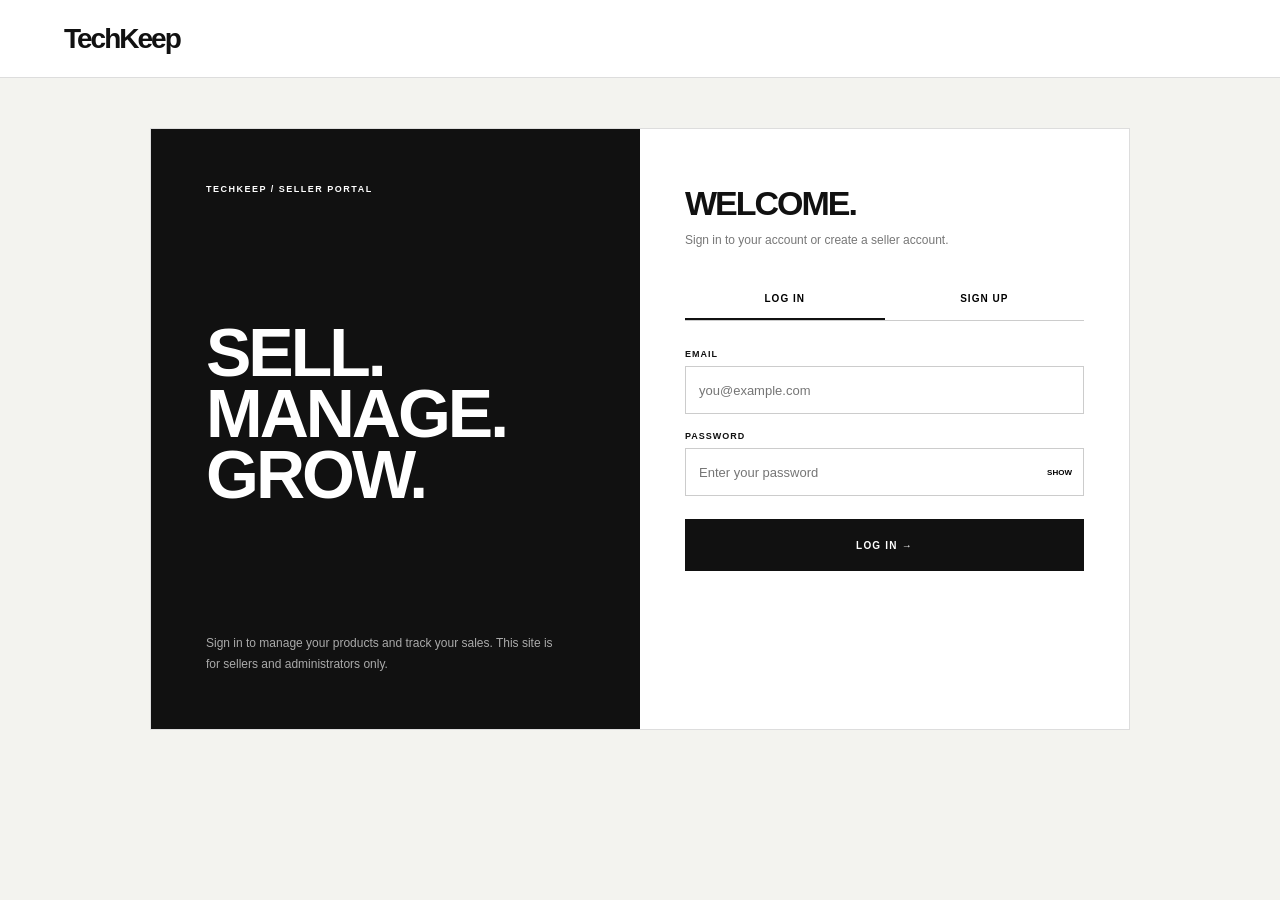
<file: index.html>
<!DOCTYPE html>
<html lang="en">
<head>
<meta charset="UTF-8">
<meta http-equiv="refresh" content="0; url=login.html">
<title>TechKeep</title>
<script>window.location.replace("login.html");</script>
</head>
<body></body>
</html>
</file>
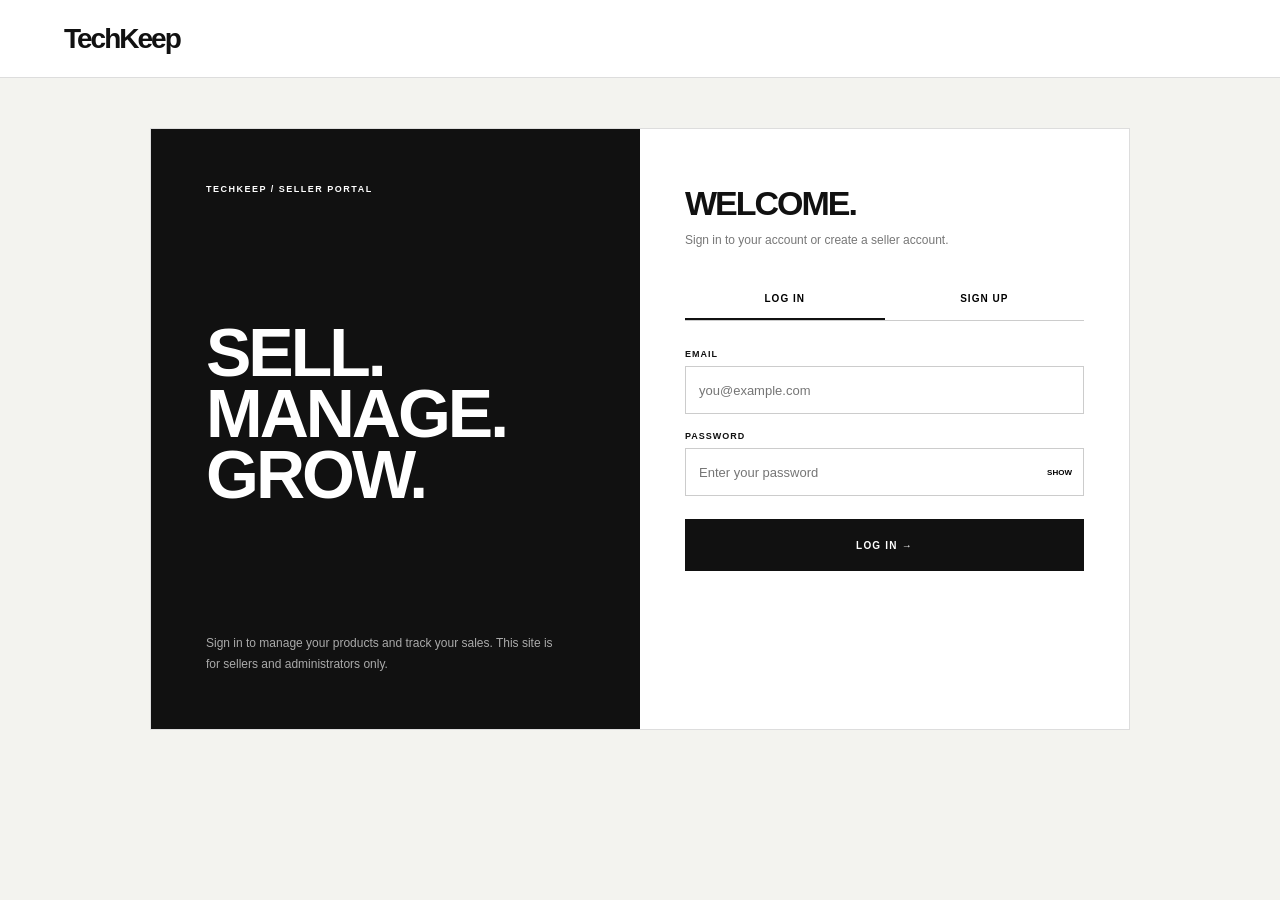
<file: admin.html>
<!DOCTYPE html>
<html lang="en">
<head>
<meta charset="UTF-8">
<meta name="viewport" content="width=device-width, initial-scale=1">
<title>TechKeep | Admin Dashboard</title>
<style>
  * { box-sizing: border-box; margin: 0; padding: 0; }
  body { font-family: Arial, Helvetica, sans-serif; background: #f3f3f0; color: #111; }
  header { background: #fff; border-bottom: 1px solid #ddd; padding: 18px 32px; display: flex; justify-content: space-between; align-items: center; }
  header h1 { font-size: 24px; font-weight: 800; letter-spacing: -1px; }
  header div { display: flex; gap: 16px; align-items: center; font-size: 13px; }
  a, .link { color: #111; font-weight: 700; text-decoration: underline; cursor: pointer; background: none; border: 0; font-size: 13px; }
  main { max-width: 1000px; margin: 32px auto; padding: 0 20px; }
  .tabs { display: flex; gap: 8px; margin-bottom: 20px; flex-wrap: wrap; }
  .tab { background: #fff; border: 1px solid #ccc; padding: 10px 18px; font-size: 13px; font-weight: 700; cursor: pointer; }
  .tab.active { background: #111; color: #fff; border-color: #111; }
  .tab:focus-visible, input:focus, select:focus, button:focus-visible { outline: 2px solid #111; outline-offset: 1px; }
  section { background: #fff; border: 1px solid #ddd; padding: 24px; }
  h2 { font-size: 18px; font-weight: 800; margin-bottom: 6px; }
  .sub { font-size: 13px; color: #555; margin-bottom: 16px; }
  .tools { display: flex; gap: 12px; flex-wrap: wrap; margin-bottom: 16px; align-items: center; }
  input, select { padding: 10px; border: 1px solid #ccc; font: inherit; font-size: 14px; background: #fff; }
  input { width: 100%; max-width: 320px; }
  table { width: 100%; border-collapse: collapse; font-size: 14px; }
  th, td { text-align: left; padding: 10px 6px; border-bottom: 1px solid #eee; vertical-align: middle; }
  th { font-size: 12px; }
  .num { text-align: right; white-space: nowrap; }
  .wrap { overflow-x: auto; }
  .empty { color: #666; padding: 20px 0; font-size: 14px; }
  .badge { display: inline-block; font-size: 11px; font-weight: 700; padding: 3px 8px; background: #eee; }
  .badge.seller { background: #ddeafc; color: #0c447c; }
  .badge.admin { background: #111; color: #fff; }
  .thumb { width: 44px; height: 44px; object-fit: cover; background: #eee; display: block; }
  .noimg { width: 44px; height: 44px; background: #eee; display: grid; place-items: center; font-size: 9px; color: #888; }
  .stats { display: grid; grid-template-columns: repeat(auto-fit, minmax(170px, 1fr)); gap: 16px; }
  .stat { background: #f3f3f0; padding: 18px; }
  .stat small { font-size: 12px; font-weight: 700; color: #555; }
  .stat strong { display: block; font-size: 28px; font-weight: 800; margin-top: 8px; letter-spacing: -1px; }
  #msg { margin: 0 0 16px; font-size: 13px; min-height: 18px; }
  .err { color: #b00020; } .ok { color: #11772b; }
  .small { font-size: 12px; color: #555; }
  [hidden] { display: none !important; }
</style>
</head>
<body>

<header>
  <h1>TechKeep Admin</h1>
  <div>
    <span id="who"></span>
    <button class="link" id="logout">Log out</button>
  </div>
</header>

<main>
  <div class="tabs">
    <button class="tab active" data-tab="overview">Overview</button>
    <button class="tab" data-tab="users">Users and roles</button>
    <button class="tab" data-tab="products">Products</button>
    <button class="tab" data-tab="audit">Audit logs</button>
  </div>
  <p id="msg"></p>

  <section id="tab-overview">
    <h2>System overview</h2>
    <p class="sub">Numbers across the whole marketplace.</p>
    <div class="stats">
      <div class="stat"><small>Sellers</small><strong id="stSellers">0</strong></div>
      <div class="stat"><small>Buyers</small><strong id="stBuyers">0</strong></div>
      <div class="stat"><small>Products</small><strong id="stProducts">0</strong></div>
      <div class="stat"><small>Orders</small><strong id="stOrders">0</strong></div>
      <div class="stat"><small>Total sales</small><strong id="stSales">₱0</strong></div>
    </div>
  </section>

  <section id="tab-users" hidden>
    <h2>Users and roles</h2>
    <p class="sub" id="userCount"></p>
    <div class="tools">
      <input id="userSearch" placeholder="Search by name or email" aria-label="Search users">
      <select id="roleFilter" aria-label="Filter by role">
        <option value="">All roles</option>
        <option value="seller">Sellers</option>
        <option value="buyer">Buyers</option>
        <option value="admin">Admins</option>
      </select>
    </div>
    <p class="small" style="margin-bottom:12px">After you change a role, that person must log out and log in again for it to take effect.</p>
    <div class="wrap">
      <table>
        <thead><tr><th>Name</th><th>Email</th><th>Role</th><th>Joined</th><th></th></tr></thead>
        <tbody id="userList"></tbody>
      </table>
    </div>
    <p class="empty" id="userEmpty" hidden>No users found.</p>
  </section>

  <section id="tab-products" hidden>
    <h2>All products</h2>
    <p class="sub" id="count"></p>
    <div class="tools">
      <input id="search" placeholder="Search by product or seller" aria-label="Search products">
    </div>
    <div class="wrap">
      <table>
        <thead><tr><th></th><th>Name</th><th>Seller</th><th class="num">Price</th><th class="num">Stock</th><th></th></tr></thead>
        <tbody id="list"></tbody>
      </table>
    </div>
    <p class="empty" id="empty" hidden>No products found.</p>
  </section>

  <section id="tab-audit" hidden>
    <h2>Audit logs</h2>
    <p class="sub">Important actions by admins and sellers. Newest first.</p>
    <div class="tools">
      <input id="auditSearch" placeholder="Search logs" aria-label="Search audit logs">
      <button class="link" id="auditRefresh">Refresh</button>
    </div>
    <div class="wrap">
      <table>
        <thead><tr><th>Time</th><th>Who</th><th>Role</th><th>Action</th><th>Details</th></tr></thead>
        <tbody id="auditList"></tbody>
      </table>
    </div>
    <p class="empty" id="auditEmpty" hidden>No audit logs yet.</p>
  </section>
</main>

<script>
  // ===== SETTINGS =====
  const API_URL = "https://backend-2-h20j.onrender.com";
  const TOKEN_KEY = "token";
  const USER_KEY = "user";
  // ====================

  const token = localStorage.getItem(TOKEN_KEY);
  let user = null;
  try { user = JSON.parse(localStorage.getItem(USER_KEY)); } catch (e) {}

  if (!token || !user || user.role !== "admin") {
    window.location.href = "login.html";
  }

  const $ = (id) => document.getElementById(id);
  const peso = (n) => "₱" + Number(n).toLocaleString();
  let products = [];
  let users = [];
  let logs = [];

  $("who").textContent = user ? user.name : "";
  $("logout").onclick = () => {
    localStorage.removeItem(TOKEN_KEY);
    localStorage.removeItem(USER_KEY);
    window.location.href = "login.html";
  };

  function say(text, ok) {
    $("msg").textContent = text;
    $("msg").className = ok ? "ok" : "err";
  }

  async function api(path, method, body) {
    const res = await fetch(API_URL + path, {
      method: method || "GET",
      headers: Object.assign(
        { Authorization: "Bearer " + token },
        body ? { "Content-Type": "application/json" } : {}
      ),
      body: body ? JSON.stringify(body) : undefined,
    });
    const data = await res.json().catch(() => ({}));
    if (res.status === 401) $("logout").click();
    if (!res.ok) throw new Error(data.message || "Something went wrong.");
    return data;
  }

  function fail(e) {
    say(e.message.includes("fetch") ? "Cannot reach the server. Is it running?" : e.message, false);
  }

  // Tabs
  const TABS = ["overview", "users", "products", "audit"];
  document.querySelectorAll(".tab").forEach((t) => {
    t.onclick = () => {
      document.querySelectorAll(".tab").forEach((x) => x.classList.toggle("active", x === t));
      TABS.forEach((name) => {
        $("tab-" + name).hidden = name !== t.dataset.tab;
      });
      say("", true);
      if (t.dataset.tab === "audit") loadAudit();
    };
  });

  // Overview
  async function loadStats() {
    try {
      const s = await api("/api/users/stats");
      $("stSellers").textContent = s.sellers;
      $("stBuyers").textContent = s.buyers;
      $("stProducts").textContent = s.products;
      $("stOrders").textContent = s.orders;
      $("stSales").textContent = peso(s.totalSales);
    } catch (e) { fail(e); }
  }

  // Users
  function renderUsers() {
    const q = $("userSearch").value.trim().toLowerCase();
    const role = $("roleFilter").value;
    const shown = users.filter((u) =>
      (!role || u.role === role) &&
      (u.name.toLowerCase().includes(q) || u.email.toLowerCase().includes(q))
    );
    $("userCount").textContent = users.length + " account" + (users.length === 1 ? "" : "s");
    $("userEmpty").hidden = shown.length > 0;
    const body = $("userList");
    body.innerHTML = "";
    shown.forEach((u) => {
      const tr = document.createElement("tr");
      [u.name, u.email].forEach((text) => {
        const td = document.createElement("td");
        td.textContent = text;
        tr.appendChild(td);
      });

      const roleTd = document.createElement("td");
      const isMe = user && (u._id === user._id || u._id === user.id);
      if (isMe) {
        const badge = document.createElement("span");
        badge.className = "badge " + u.role;
        badge.textContent = u.role + " (you)";
        roleTd.appendChild(badge);
      } else {
        const sel = document.createElement("select");
        sel.setAttribute("aria-label", "Role for " + u.name);
        ["buyer", "seller", "admin"].forEach((r) => {
          const opt = document.createElement("option");
          opt.value = r;
          opt.textContent = r;
          sel.appendChild(opt);
        });
        sel.value = u.role;
        sel.onchange = () => changeRole(u, sel.value, sel);
        roleTd.appendChild(sel);
      }
      tr.appendChild(roleTd);

      const joined = document.createElement("td");
      joined.textContent = new Date(u.createdAt).toLocaleDateString();
      tr.appendChild(joined);

      const act = document.createElement("td");
      act.className = "num";
      if (u.role !== "admin") {
        const del = document.createElement("button");
        del.className = "link";
        del.textContent = "Remove";
        del.onclick = () => removeUser(u);
        act.appendChild(del);
      }
      tr.appendChild(act);
      body.appendChild(tr);
    });
  }

  async function loadUsers() {
    try {
      users = await api("/api/users");
      renderUsers();
    } catch (e) { fail(e); }
  }

  async function changeRole(u, role, sel) {
    if (!confirm('Change "' + u.name + '" to ' + role + '?')) {
      sel.value = u.role;
      return;
    }
    try {
      await api("/api/users/" + u._id + "/role", "PUT", { role });
      say("Role updated.", true);
      loadUsers();
      loadStats();
    } catch (e) {
      sel.value = u.role;
      fail(e);
    }
  }

  async function removeUser(u) {
    const extra = u.role === "seller" ? " Their products will be deleted too." : "";
    if (!confirm('Remove "' + u.name + '"?' + extra)) return;
    try {
      await api("/api/users/" + u._id, "DELETE");
      say("User removed.", true);
      loadUsers(); loadProducts(); loadStats();
    } catch (e) { fail(e); }
  }

  // Products
  function renderProducts() {
    const q = $("search").value.trim().toLowerCase();
    const shown = products.filter((p) =>
      p.name.toLowerCase().includes(q) ||
      ((p.seller && p.seller.name) || "").toLowerCase().includes(q)
    );
    $("count").textContent = products.length + " product" + (products.length === 1 ? "" : "s") + " in the shop";
    $("empty").hidden = shown.length > 0;
    const body = $("list");
    body.innerHTML = "";
    shown.forEach((p) => {
      const tr = document.createElement("tr");

      const pic = document.createElement("td");
      if (p.image) {
        const im = document.createElement("img");
        im.className = "thumb"; im.src = p.image; im.alt = p.name;
        pic.appendChild(im);
      } else {
        const none = document.createElement("div");
        none.className = "noimg"; none.textContent = "No pic";
        pic.appendChild(none);
      }
      tr.appendChild(pic);

      const cells = [p.name, (p.seller && p.seller.name) || "Unknown", peso(p.price), p.stock];
      cells.forEach((text, i) => {
        const td = document.createElement("td");
        if (i >= 2) td.className = "num";
        td.textContent = text;
        tr.appendChild(td);
      });

      const act = document.createElement("td");
      act.className = "num";
      const del = document.createElement("button");
      del.className = "link";
      del.textContent = "Delete";
      del.onclick = () => removeProduct(p);
      act.appendChild(del);
      tr.appendChild(act);
      body.appendChild(tr);
    });
  }

  async function loadProducts() {
    try {
      products = await api("/api/products");
      renderProducts();
    } catch (e) { fail(e); }
  }

  async function removeProduct(p) {
    if (!confirm('Delete "' + p.name + '"?')) return;
    try {
      await api("/api/products/" + p._id, "DELETE");
      say("Product deleted.", true);
      loadProducts(); loadStats();
    } catch (e) { fail(e); }
  }

  // Audit logs
  function renderAudit() {
    const q = $("auditSearch").value.trim().toLowerCase();
    const shown = logs.filter((l) =>
      (l.actorName + " " + l.actorRole + " " + l.action + " " + l.details).toLowerCase().includes(q)
    );
    $("auditEmpty").hidden = shown.length > 0;
    const body = $("auditList");
    body.innerHTML = "";
    shown.forEach((l) => {
      const tr = document.createElement("tr");

      const time = document.createElement("td");
      time.textContent = new Date(l.createdAt).toLocaleString();
      time.style.whiteSpace = "nowrap";
      tr.appendChild(time);

      const who = document.createElement("td");
      who.textContent = l.actorName;
      tr.appendChild(who);

      const roleTd = document.createElement("td");
      const badge = document.createElement("span");
      badge.className = "badge " + l.actorRole;
      badge.textContent = l.actorRole;
      roleTd.appendChild(badge);
      tr.appendChild(roleTd);

      const action = document.createElement("td");
      action.textContent = l.action;
      tr.appendChild(action);

      const details = document.createElement("td");
      details.textContent = l.details;
      tr.appendChild(details);

      body.appendChild(tr);
    });
  }

  async function loadAudit() {
    try {
      logs = await api("/api/audit");
      renderAudit();
    } catch (e) { fail(e); }
  }

  $("userSearch").oninput = renderUsers;
  $("roleFilter").onchange = renderUsers;
  $("search").oninput = renderProducts;
  $("auditSearch").oninput = renderAudit;
  $("auditRefresh").onclick = loadAudit;

  loadStats();
  loadUsers();
  loadProducts();
</script>
</body>
</html>
</file>
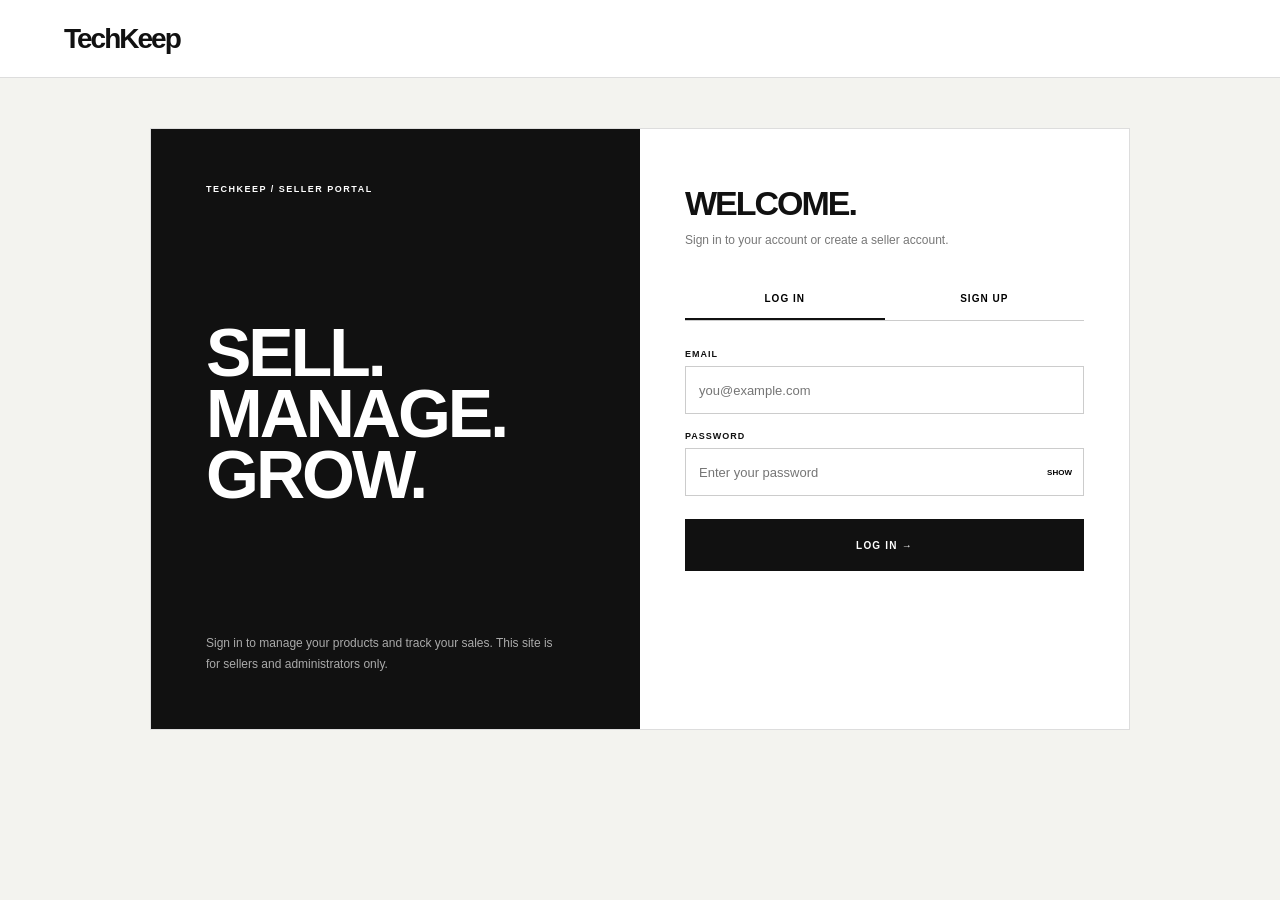
<file: login.html>
<!DOCTYPE html>
<html lang="en">
<head>
<meta charset="UTF-8">
<meta name="viewport" content="width=device-width, initial-scale=1">
<title>TechKeep | Seller and Admin Login</title>
<style>
  * { box-sizing: border-box; margin: 0; padding: 0; }
  body { font-family: Arial, Helvetica, sans-serif; background: #f3f3ef; color: #111; min-height: 100vh; }
  .header { height: 78px; display: flex; align-items: center; padding: 0 5vw; background: #fff; border-bottom: 1px solid #ddd; }
  .brand { font-size: 28px; font-weight: 900; letter-spacing: -2px; }
  .page { display: flex; justify-content: center; align-items: center; padding: 50px 20px; }
  .wrapper { width: 100%; max-width: 980px; display: grid; grid-template-columns: 1fr 1fr; background: #fff; border: 1px solid #ddd; }
  .intro { min-height: 600px; padding: 55px; display: flex; flex-direction: column; justify-content: space-between; background: #111; color: #fff; }
  .intro-small { font-size: 9px; font-weight: 800; letter-spacing: 1.5px; }
  .intro-title { font-size: clamp(40px, 6vw, 68px); line-height: .9; letter-spacing: -3px; }
  .intro-text { max-width: 350px; color: #aaa; font-size: 12px; line-height: 1.7; }
  .box { padding: 55px 45px; }
  .title { font-size: 34px; letter-spacing: -2px; margin-bottom: 8px; }
  .subtitle { color: #777; font-size: 12px; line-height: 1.5; margin-bottom: 30px; }
  .tabs { display: grid; grid-template-columns: 1fr 1fr; border-bottom: 1px solid #ccc; margin-bottom: 28px; }
  .tab { padding: 14px 5px; border: 0; border-bottom: 2px solid transparent; background: transparent; cursor: pointer; font-size: 10px; font-weight: 900; letter-spacing: 1px; }
  .tab.active { border-bottom-color: #111; }
  .form { display: none; }
  .form.active { display: block; }
  .field { margin-bottom: 17px; }
  .field label { display: block; margin-bottom: 7px; font-size: 9px; font-weight: 900; letter-spacing: 1px; }
  .field input { width: 100%; height: 48px; padding: 0 13px; border: 1px solid #ccc; background: #fff; font-size: 13px; outline: none; }
  .field input:focus { border-color: #111; }
  .password-row { position: relative; }
  .password-row input { padding-right: 65px; }
  .show-password { position: absolute; right: 12px; top: 50%; transform: translateY(-50%); border: 0; background: transparent; cursor: pointer; font-size: 8px; font-weight: 900; }
  .submit { width: 100%; height: 52px; border: 0; background: #111; color: #fff; cursor: pointer; font-size: 10px; font-weight: 900; letter-spacing: 1.2px; margin-top: 6px; }
  .submit:hover { background: #333; }
  .submit:disabled { background: #888; cursor: wait; }
  .message { min-height: 20px; margin-top: 12px; font-size: 11px; font-weight: 700; line-height: 1.5; }
  .message.error { color: #b00020; }
  .message.success { color: #237000; }
  @media (max-width: 750px) {
    .wrapper { grid-template-columns: 1fr; }
    .intro { min-height: 260px; padding: 35px; }
    .box { padding: 35px 25px; }
  }
</style>
</head>
<body>

<header class="header">
  <div class="brand">TechKeep</div>
</header>

<main class="page">
  <div class="wrapper">
    <section class="intro">
      <div class="intro-small">TECHKEEP / SELLER PORTAL</div>
      <h1 class="intro-title">SELL.<br>MANAGE.<br>GROW.</h1>
      <p class="intro-text">
        Sign in to manage your products and track your sales.
        This site is for sellers and administrators only.
      </p>
    </section>

    <section class="box">
      <h2 class="title">WELCOME.</h2>
      <p class="subtitle">Sign in to your account or create a seller account.</p>

      <div class="tabs">
        <button class="tab active" id="loginTab" type="button">LOG IN</button>
        <button class="tab" id="signupTab" type="button">SIGN UP</button>
      </div>

      <form class="form active" id="loginForm">
        <div class="field">
          <label for="loginEmail">EMAIL</label>
          <input type="email" id="loginEmail" placeholder="you@example.com" required>
        </div>
        <div class="field">
          <label for="loginPassword">PASSWORD</label>
          <div class="password-row">
            <input type="password" id="loginPassword" placeholder="Enter your password" required>
            <button type="button" class="show-password" data-target="loginPassword">SHOW</button>
          </div>
        </div>
        <button type="submit" class="submit" id="loginBtn">LOG IN →</button>
        <div class="message" id="loginMessage"></div>
      </form>

      <form class="form" id="signupForm">
        <div class="field">
          <label for="signupName">FULL NAME</label>
          <input type="text" id="signupName" placeholder="Your name" required>
        </div>
        <div class="field">
          <label for="signupEmail">EMAIL</label>
          <input type="email" id="signupEmail" placeholder="you@example.com" required>
        </div>
        <div class="field">
          <label for="signupPassword">PASSWORD (AT LEAST 6 CHARACTERS)</label>
          <div class="password-row">
            <input type="password" id="signupPassword" placeholder="Create a password" required>
            <button type="button" class="show-password" data-target="signupPassword">SHOW</button>
          </div>
        </div>
        <div class="field">
          <label for="signupConfirm">CONFIRM PASSWORD</label>
          <input type="password" id="signupConfirm" placeholder="Confirm your password" required>
        </div>
        <button type="submit" class="submit" id="signupBtn">CREATE SELLER ACCOUNT →</button>
        <div class="message" id="signupMessage"></div>
      </form>
    </section>
  </div>
</main>

<script>
  // ===== SETTINGS =====
const API_URL = "https://backend-2-h20j.onrender.com";12
  const TOKEN_KEY = "token";
  const USER_KEY = "user";
  // ====================

  const $ = (id) => document.getElementById(id);

  function goHome(user) {
    window.location.href = user.role === "admin" ? "admin.html" : "seller.html";
  }

  // Already logged in? Go straight to the right page.
  try {
    const savedUser = JSON.parse(localStorage.getItem(USER_KEY));
    if (localStorage.getItem(TOKEN_KEY) && savedUser && savedUser.role !== "buyer") {
      goHome(savedUser);
    }
  } catch (e) {}

  async function post(path, body) {
    const res = await fetch(API_URL + path, {
      method: "POST",
      headers: { "Content-Type": "application/json" },
      body: JSON.stringify(body),
    });
    const data = await res.json().catch(() => ({}));
    return { ok: res.ok, data };
  }

  function show(el, text, type) {
    el.textContent = text;
    el.className = "message " + type;
  }

  // Tabs
  $("loginTab").onclick = () => {
    $("loginTab").classList.add("active");
    $("signupTab").classList.remove("active");
    $("loginForm").classList.add("active");
    $("signupForm").classList.remove("active");
  };
  $("signupTab").onclick = () => {
    $("signupTab").classList.add("active");
    $("loginTab").classList.remove("active");
    $("signupForm").classList.add("active");
    $("loginForm").classList.remove("active");
  };

  // Show/hide password
  document.querySelectorAll(".show-password").forEach((btn) => {
    btn.onclick = () => {
      const input = $(btn.dataset.target);
      const hidden = input.type === "password";
      input.type = hidden ? "text" : "password";
      btn.textContent = hidden ? "HIDE" : "SHOW";
    };
  });

  // Log in (shared by login and signup)
  async function doLogin(email, password, messageEl) {
    const r = await post("/api/auth/login", { email, password });
    if (!r.ok) {
      show(messageEl, r.data.message || "Login failed.", "error");
      return false;
    }
    if (r.data.user.role === "buyer") {
      show(messageEl, "This website is for sellers and admins only. Please use the mobile app.", "error");
      return false;
    }
    localStorage.setItem(TOKEN_KEY, r.data.token);
    localStorage.setItem(USER_KEY, JSON.stringify(r.data.user));
    show(messageEl, "Login successful!", "success");
    setTimeout(() => goHome(r.data.user), 500);
    return true;
  }

  // LOGIN
  $("loginForm").addEventListener("submit", async (e) => {
    e.preventDefault();
    const msg = $("loginMessage");
    const btn = $("loginBtn");
    btn.disabled = true;
    try {
      await doLogin($("loginEmail").value.trim().toLowerCase(), $("loginPassword").value, msg);
    } catch (err) {
      show(msg, "Cannot reach the server. Is it running?", "error");
    }
    btn.disabled = false;
  });

  // SIGN UP (seller accounts only)
  $("signupForm").addEventListener("submit", async (e) => {
    e.preventDefault();
    const msg = $("signupMessage");
    const btn = $("signupBtn");

    const name = $("signupName").value.trim();
    const email = $("signupEmail").value.trim().toLowerCase();
    const password = $("signupPassword").value;

    if (password !== $("signupConfirm").value) {
      show(msg, "Passwords do not match.", "error");
      return;
    }
    if (password.length < 6) {
      show(msg, "Password must be at least 6 characters.", "error");
      return;
    }

    btn.disabled = true;
    try {
      const r = await post("/api/auth/register", { name, email, password, role: "seller" });
      if (!r.ok) {
        show(msg, r.data.message || "Sign up failed.", "error");
      } else {
        await doLogin(email, password, msg);
      }
    } catch (err) {
      show(msg, "Cannot reach the server. Is it running?", "error");
    }
    btn.disabled = false;
  });
</script>
</body>
</html>
</file>
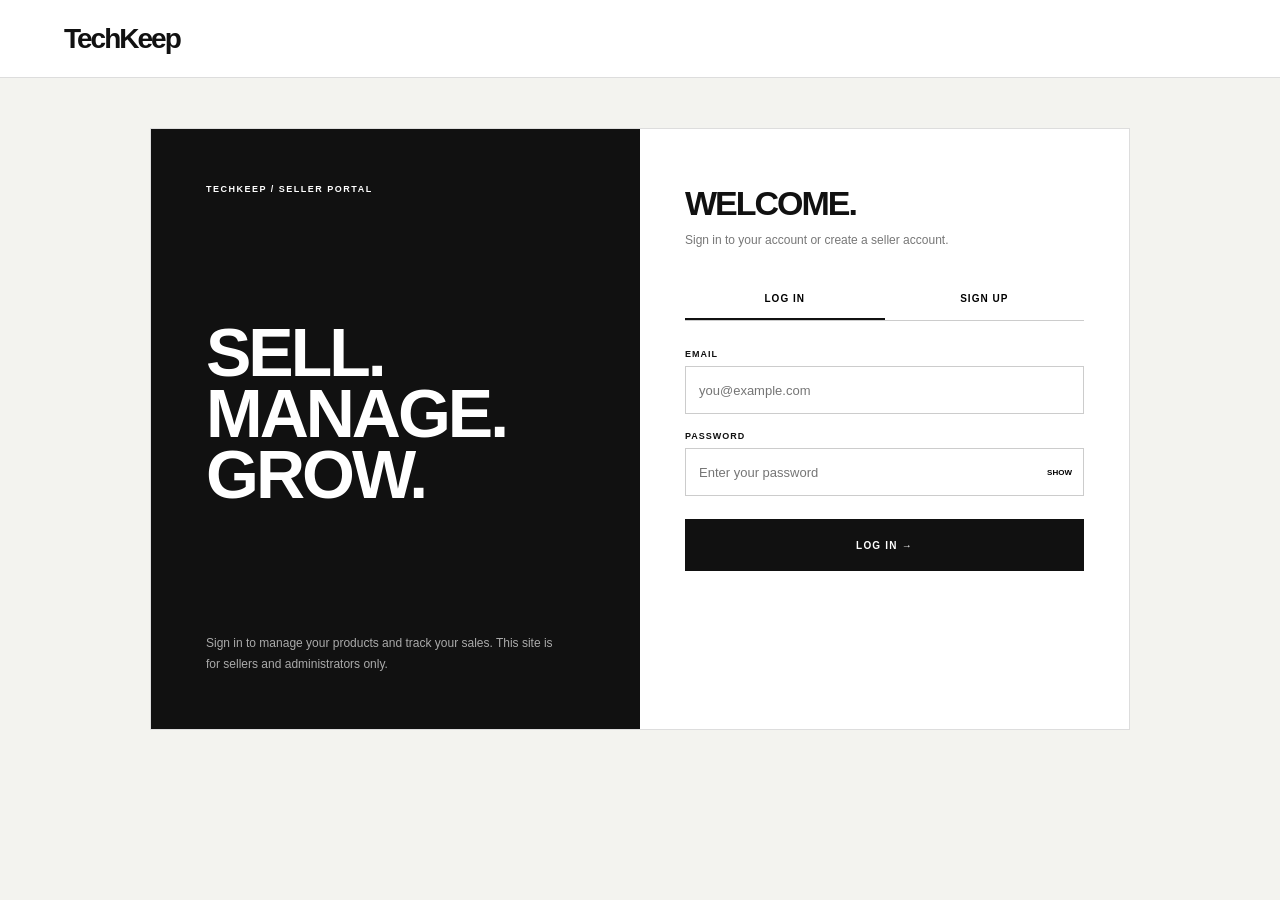
<file: sales.html>
<!DOCTYPE html>
<html lang="en">
<head>
<meta charset="UTF-8">
<meta name="viewport" content="width=device-width, initial-scale=1">
<title>TechKeep | Sales</title>

<style>
  * { box-sizing: border-box; margin: 0; padding: 0; }

  body {
    font-family: Arial, Helvetica, sans-serif;
    background: #f3f3f0;
    color: #111;
  }

  header {
    background: #fff;
    border-bottom: 1px solid #ddd;
    padding: 18px 32px;
    display: flex;
    justify-content: space-between;
    align-items: center;
    gap: 12px;
  }

  header h1 {
    font-size: 24px;
    font-weight: 800;
    letter-spacing: -1px;
  }

  header div {
    display: flex;
    gap: 16px;
    align-items: center;
    flex-wrap: wrap;
    font-size: 13px;
  }

  a, .link {
    color: #111;
    font-weight: 700;
    text-decoration: underline;
    cursor: pointer;
    background: none;
    border: 0;
    font-size: 13px;
  }

  main {
    max-width: 1100px;
    margin: 32px auto;
    padding: 0 20px;
  }

  .stats {
    display: grid;
    grid-template-columns: repeat(auto-fit, minmax(200px, 1fr));
    gap: 16px;
    margin-bottom: 20px;
  }

  .stat {
    background: #fff;
    border: 1px solid #ddd;
    padding: 20px;
  }

  .stat small {
    font-size: 12px;
    font-weight: 700;
    color: #555;
  }

  .stat strong {
    display: block;
    font-size: 28px;
    font-weight: 800;
    margin-top: 8px;
    letter-spacing: -1px;
  }

  section {
    background: #fff;
    border: 1px solid #ddd;
    padding: 24px;
  }

  h2 {
    font-size: 18px;
    font-weight: 800;
    margin-bottom: 16px;
  }

  table {
    width: 100%;
    border-collapse: collapse;
    font-size: 14px;
  }

  th, td {
    text-align: left;
    padding: 10px 6px;
    border-bottom: 1px solid #eee;
    vertical-align: top;
  }

  th { font-size: 12px; }

  .num {
    text-align: right;
    white-space: nowrap;
  }

  .wrap { overflow-x: auto; }

  .empty {
    color: #666;
    padding: 10px 0;
    font-size: 14px;
  }

  .badge {
    display: inline-block;
    font-size: 11px;
    font-weight: 700;
    padding: 3px 8px;
    background: #eee;
    margin-bottom: 8px;
  }

  .status-select {
    display: block;
    width: 145px;
    max-width: 100%;
    padding: 8px;
    border: 1px solid #ccc;
    background: #fff;
    color: #111;
    margin-bottom: 8px;
    font: inherit;
    font-size: 12px;
  }

  .save-status {
    background: #111;
    color: #fff;
    border: 0;
    padding: 8px 12px;
    font-weight: 700;
    cursor: pointer;
    font-size: 12px;
  }

  .save-status:disabled {
    opacity: 0.5;
    cursor: not-allowed;
  }

  #msg {
    margin-bottom: 16px;
    font-size: 13px;
    min-height: 18px;
  }

  .error { color: #b00020; }
  .success { color: #11772b; }

  /* Order status filters */
  .status-filters {
    display: grid;
    grid-template-columns: repeat(3, minmax(0, 1fr));
    gap: 10px;
    margin-bottom: 20px;
  }

  .status-filter {
    display: flex;
    justify-content: space-between;
    align-items: center;
    gap: 8px;
    min-height: 48px;
    padding: 12px;
    border: 1px solid #ddd;
    background: #fff;
    color: #111;
    text-decoration: none;
    text-align: left;
    font-size: 13px;
    font-weight: 700;
    cursor: pointer;
  }

  .status-filter strong {
    display: inline-flex;
    align-items: center;
    justify-content: center;
    min-width: 24px;
    height: 24px;
    padding: 0 6px;
    border: 1px solid #ddd;
    font-size: 12px;
  }

  .status-filter:hover {
    border-color: #111;
  }

  .status-filter.active {
    background: #111;
    color: #fff;
    border-color: #111;
    text-decoration: none;
  }

  .status-filter.active strong {
    border-color: #fff;
    background: #fff;
    color: #111;
  }

  [hidden] { display: none !important; }

  @media (max-width: 600px) {
    header { padding: 16px; }
    main { padding: 0 12px; }
    section { padding: 14px; }

    .status-filters {
      grid-template-columns: repeat(2, minmax(0, 1fr));
    }

    .status-filter {
      padding: 10px;
      font-size: 12px;
    }
  }
</style>
</head>

<body>

<header>
  <h1>TechKeep Sales</h1>
  <div>
    <span id="who"></span>
    <a href="seller.html">My products</a>
    <button class="link" id="logout">Log out</button>
  </div>
</header>

<main>
  <p id="msg"></p>

  <div class="stats">
    <div class="stat">
      <small>Total sales</small>
      <strong id="stTotal">₱0</strong>
    </div>

    <div class="stat">
      <small>Items sold</small>
      <strong id="stItems">0</strong>
    </div>

    <div class="stat">
      <small>Orders</small>
      <strong id="stOrders">0</strong>
    </div>
  </div>

  <section>
    <h2>Orders</h2>

    <div id="statusFilters" class="status-filters">
      <button type="button" class="status-filter active" data-status="All">
        <span>All Orders</span>
        <strong>0</strong>
      </button>

      <button type="button" class="status-filter" data-status="To Pay">
        <span>To Pay</span>
        <strong>0</strong>
      </button>

      <button type="button" class="status-filter" data-status="To Ship">
        <span>To Ship</span>
        <strong>0</strong>
      </button>

      <button type="button" class="status-filter" data-status="To Receive">
        <span>To Receive</span>
        <strong>0</strong>
      </button>

      <button type="button" class="status-filter" data-status="Completed">
        <span>Completed</span>
        <strong>0</strong>
      </button>

      <button type="button" class="status-filter" data-status="Cancelled">
        <span>Cancelled</span>
        <strong>0</strong>
      </button>
    </div>

    <div class="wrap">
      <table>
        <thead>
          <tr>
            <th>Date</th>
            <th>Buyer</th>
            <th>Items</th>
            <th>Status</th>
            <th class="num">Amount</th>
          </tr>
        </thead>
        <tbody id="list"></tbody>
      </table>
    </div>

    <p class="empty" id="empty" hidden>No sales yet.</p>
  </section>
</main>

<script>
  const API_URL = "https://backend-2-h20j.onrender.com";
  const TOKEN_KEY = "token";
  const USER_KEY = "user";

  const token = localStorage.getItem(TOKEN_KEY);
  let user = null;

  try {
    user = JSON.parse(localStorage.getItem(USER_KEY));
  } catch (e) {}

  if (!token || !user || user.role !== "seller") {
    window.location.href = "login.html";
  }

  const $ = (id) => document.getElementById(id);

  const peso = function(n) {
    return "₱" + Number(n || 0).toLocaleString();
  };

  const statuses = [
  "To Pay",
  "Seller Preparing",
  "To Ship",
  "Shipped",
  "Out for Delivery",
  "Delivered",
  "To Receive",
  "Completed",
  "Cancelled"
];

  let allOrders = [];
  let activeStatus = "All";

  $("who").textContent = user ? user.name : "";

  $("logout").onclick = () => {
    localStorage.removeItem(TOKEN_KEY);
    localStorage.removeItem(USER_KEY);
    window.location.href = "login.html";
  };

  function showMessage(message, type = "error") {
    $("msg").textContent = message;
    $("msg").className = type;
  }

  async function api(path, method = "GET", body) {
    const options = {
      method,
      headers: {
        Authorization: "Bearer " + token
      }
    };

    if (body !== undefined) {
      options.headers["Content-Type"] = "application/json";
      options.body = JSON.stringify(body);
    }

    const res = await fetch(API_URL + path, options);
    const data = await res.json().catch(() => ({}));

    if (res.status === 401) {
      $("logout").click();
      throw new Error("Session expired. Please log in again.");
    }

    if (!res.ok) {
      throw new Error(data.message || "Something went wrong.");
    }

    return data;
  }

  function updateStatusFilters() {
    document.querySelectorAll(".status-filter").forEach((button) => {
      const status = button.dataset.status;

      const count = status === "All"
        ? allOrders.length
        : allOrders.filter(
            (o) => (o.status || "To Pay") === status
          ).length;

      button.querySelector("strong").textContent = count;

      button.classList.toggle("active", status === activeStatus);
      button.setAttribute(
        "aria-pressed",
        status === activeStatus ? "true" : "false"
      );
    });
  }

  document.querySelectorAll(".status-filter").forEach((button) => {
    button.addEventListener("click", () => {
      activeStatus = button.dataset.status;
      renderOrders();
    });
  });

  function renderOrders() {
    updateStatusFilters();

    const filteredOrders = activeStatus === "All"
      ? allOrders
      : allOrders.filter(
          (o) => (o.status || "To Pay") === activeStatus
        );

    $("empty").hidden = filteredOrders.length > 0;
    $("empty").textContent = activeStatus === "All"
      ? "No sales yet."
      : "No orders under " + activeStatus + ".";

    const body = $("list");
    body.innerHTML = "";

    filteredOrders.forEach((o) => {
      const tr = document.createElement("tr");

      const date = document.createElement("td");
      date.textContent = o.createdAt
        ? new Date(o.createdAt).toLocaleString()
        : "—";
      tr.appendChild(date);

      const buyer = document.createElement("td");
      buyer.textContent = o.buyer
        ? (o.buyer.name || o.buyer.email || "Unknown")
        : "Unknown";
      tr.appendChild(buyer);

      const items = document.createElement("td");
      items.textContent = (o.items || [])
        .map((i) => (i.name || "Product") + " × " + i.quantity)
        .join(", ");
      tr.appendChild(items);

      const statusCell = document.createElement("td");

      const badge = document.createElement("span");
      badge.className = "badge";
      badge.textContent = o.status || "To Pay";
      statusCell.appendChild(badge);

      const select = document.createElement("select");
      select.className = "status-select";
      select.setAttribute("aria-label", "Choose order status");

      statuses.forEach((status) => {
        const option = document.createElement("option");
        option.value = status;
        option.textContent = status;
        select.appendChild(option);
      });

      select.value = statuses.includes(o.status)
        ? o.status
        : "To Pay";

      const save = document.createElement("button");
      save.className = "save-status";
      save.textContent = "Save status";
      save.onclick = () => saveStatus(o._id, select, save);

      statusCell.appendChild(select);
      statusCell.appendChild(save);
      tr.appendChild(statusCell);

      const amount = document.createElement("td");
      amount.className = "num";
      amount.textContent = peso(o.subtotal ?? o.total);
      tr.appendChild(amount);

      body.appendChild(tr);
    });
  }

  async function saveStatus(orderId, select, button) {
    const newStatus = select.value;

    if (!statuses.includes(newStatus)) {
      showMessage("Invalid order status.");
      return;
    }

    const order = allOrders.find(
      (o) => String(o._id) === String(orderId)
    );

    if (order && order.status === newStatus) {
      showMessage("Order already has this status.", "success");
      return;
    }

    if (order &&
        (order.status === "Cancelled" || order.status === "Completed")) {
      showMessage("Cancelled or completed orders cannot be changed here.");
      return;
    }

    if (!confirm("Change this order status to " + newStatus + "?")) {
      return;
    }

    button.disabled = true;
    button.textContent = "Saving...";

    try {
      await api(
        "/api/orders/" + encodeURIComponent(orderId) + "/status",
        "PUT",
        { status: newStatus }
      );

      showMessage("Order status updated successfully.", "success");
      await load();
    } catch (e) {
      showMessage("Could not update status: " + e.message);
      button.disabled = false;
      button.textContent = "Save status";
    }
  }

  async function load() {
    try {
      const data = await api("/api/orders/sales");

      $("stTotal").textContent = peso(data.totalSales);
      $("stItems").textContent = data.itemsSold || 0;
      $("stOrders").textContent = data.orderCount || 0;

      allOrders = Array.isArray(data.orders) ? data.orders : [];
      renderOrders();
    } catch (e) {
      showMessage(
        e.message.includes("fetch")
          ? "Cannot reach the server. Please check your connection."
          : e.message
      );
    }
  }

  load();
</script>

</body>
</html>
</file>
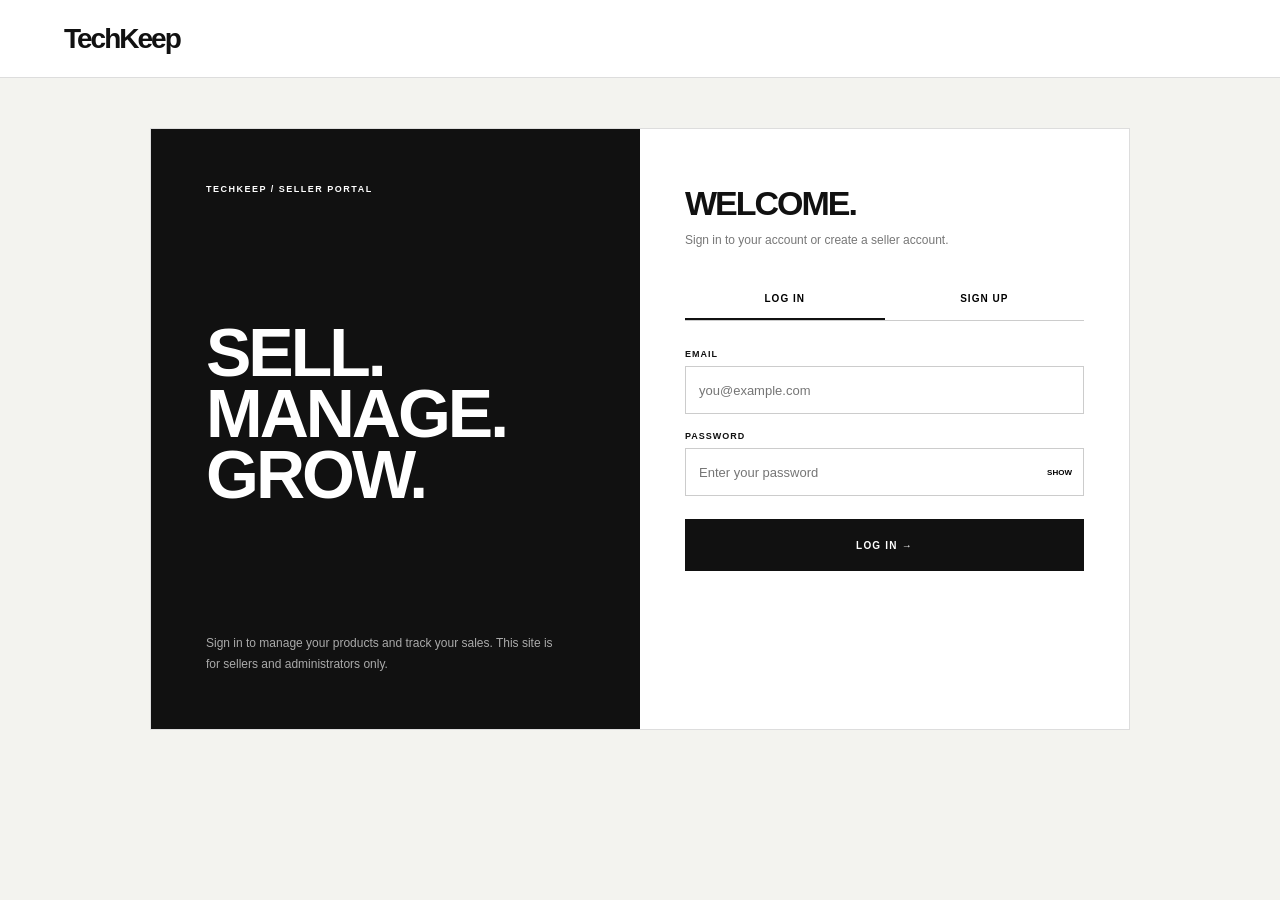
<file: seller.html>
<!DOCTYPE html>
<html lang="en">
<head>
<meta charset="UTF-8">
<meta name="viewport" content="width=device-width, initial-scale=1">
<title>TechKeep | Seller Dashboard</title>
<style>
  * { box-sizing: border-box; margin: 0; padding: 0; }
  body { font-family: Arial, Helvetica, sans-serif; background: #f3f3f0; color: #111; }
  header { background: #fff; border-bottom: 1px solid #ddd; padding: 18px 32px; display: flex; justify-content: space-between; align-items: center; }
  header h1 { font-size: 24px; font-weight: 800; letter-spacing: -1px; }
  header div { display: flex; gap: 16px; align-items: center; font-size: 13px; }
  a, .link { color: #111; font-weight: 700; text-decoration: underline; cursor: pointer; background: none; border: 0; font-size: 13px; }
  main { max-width: 1000px; margin: 32px auto; padding: 0 20px; display: grid; grid-template-columns: 320px 1fr; gap: 24px; align-items: start; }
  @media (max-width: 800px) { main { grid-template-columns: 1fr; } }
  section { background: #fff; border: 1px solid #ddd; padding: 24px; }
  h2 { font-size: 18px; font-weight: 800; margin-bottom: 16px; }
  label { display: block; font-size: 12px; font-weight: 700; margin: 14px 0 6px; }
  input, textarea { width: 100%; padding: 10px; border: 1px solid #ccc; font: inherit; font-size: 14px; }
  input:focus, textarea:focus, button:focus-visible { outline: 2px solid #111; outline-offset: 1px; }
  textarea { resize: vertical; min-height: 70px; }
  .btn { background: #111; color: #fff; border: 0; padding: 12px; width: 100%; margin-top: 18px; font-weight: 700; cursor: pointer; }
  .btn.light { background: #fff; color: #111; border: 1px solid #111; margin-top: 8px; }
  #msg { margin-top: 12px; font-size: 13px; min-height: 18px; }
  .err { color: #b00020; } .ok { color: #11772b; }
  table { width: 100%; border-collapse: collapse; font-size: 14px; }
  th, td { text-align: left; padding: 10px 6px; border-bottom: 1px solid #eee; vertical-align: middle; }
  th { font-size: 12px; }
  .num { text-align: right; white-space: nowrap; }
  .acts { white-space: nowrap; text-align: right; }
  .acts button { margin-left: 10px; }
  .empty { color: #666; padding: 20px 0; font-size: 14px; }
  .wrap { overflow-x: auto; }
  .thumb { width: 56px; height: 56px; object-fit: cover; background: #eee; display: block; }
  .noimg { width: 56px; height: 56px; background: #eee; display: grid; place-items: center; font-size: 10px; color: #888; }
  #preview { width: 100%; max-height: 200px; object-fit: contain; background: #f3f3f0; margin-top: 10px; display: block; }
  #removeImg { margin-top: 8px; }
  [hidden] { display: none !important; }
</style>
</head>
<body>

<header>
  <h1>TechKeep</h1>
  <div>
    <span id="who"></span>
    <a href="sales.html">Sales</a>
    <button class="link" id="logout">Log out</button>
  </div>
</header>

<main>
  <section>
    <h2 id="formTitle">Add a product</h2>
    <div>
      <label for="name">Name</label>
      <input id="name" maxlength="100">
      <label for="description">Description</label>
      <textarea id="description"></textarea>
      <label for="price">Price (₱)</label>
      <input id="price" type="number" min="0" step="0.01">
      <label for="stock">Stock</label>
      <input id="stock" type="number" min="0" step="1" value="0">

      <label for="imageFile">Picture</label>
      <input id="imageFile" type="file" accept="image/*">
      <img id="preview" alt="Product preview" hidden>
      <button class="link" id="removeImg" type="button" hidden>Remove picture</button>

      <button class="btn" id="save">Add product</button>
      <button class="btn light" id="cancel" hidden>Cancel edit</button>
      <p id="msg"></p>
    </div>
  </section>

  <section>
    <h2>Your products</h2>
    <div class="wrap">
      <table>
        <thead><tr><th></th><th>Name</th><th class="num">Price</th><th class="num">Stock</th><th></th></tr></thead>
        <tbody id="list"></tbody>
      </table>
    </div>
    <p class="empty" id="empty" hidden>You have no products yet. Add your first one using the form.</p>
  </section>

</main>

<script>
  // ===== SETTINGS: must match what login.html uses =====
 const API_URL = "https://backend-2-h20j.onrender.com";
  const TOKEN_KEY = "token";
  const USER_KEY = "user";
  // =====================================================

  const token = localStorage.getItem(TOKEN_KEY);
  let user = null;
  try { user = JSON.parse(localStorage.getItem(USER_KEY)); } catch (e) {}

  if (!token || !user || (user.role !== "seller" && user.role !== "admin")) {
    window.location.replace("login.html");
  }

  const $ = (id) => document.getElementById(id);
  let products = [];
  let editingId = null;
  let currentImage = "";   // the picture that will be saved

  $("who").textContent = user ? user.name : "";

  $("logout").onclick = () => {
    localStorage.removeItem(TOKEN_KEY);
    localStorage.removeItem(USER_KEY);
    window.location.replace("login.html");
  };

  function say(text, ok) {
    $("msg").textContent = text;
    $("msg").className = ok ? "ok" : "err";
  }

  async function api(path, method, body) {
    const res = await fetch(API_URL + path, {
      method: method || "GET",
      headers: { "Content-Type": "application/json", Authorization: "Bearer " + token },
      body: body ? JSON.stringify(body) : undefined,
    });
    const data = await res.json().catch(() => ({}));
    if (res.status === 401) { $("logout").click(); }
    if (!res.ok) throw new Error(data.message || "Something went wrong.");
    return data;
  }

  // ----- Picture handling -----
  function showPreview() {
    $("preview").hidden = !currentImage;
    $("removeImg").hidden = !currentImage;
    if (currentImage) $("preview").src = currentImage;
  }

  // Shrinks the picture so it is light enough to save (max 700px wide/tall)
  function shrinkImage(file, max) {
    return new Promise((resolve, reject) => {
      const reader = new FileReader();
      reader.onerror = () => reject(new Error("Could not read the picture."));
      reader.onload = () => {
        const img = new Image();
        img.onerror = () => reject(new Error("That file is not a valid picture."));
        img.onload = () => {
          const scale = Math.min(1, max / Math.max(img.width, img.height));
          const canvas = document.createElement("canvas");
          canvas.width = Math.round(img.width * scale);
          canvas.height = Math.round(img.height * scale);
          const ctx = canvas.getContext("2d");
          ctx.fillStyle = "#fff";
          ctx.fillRect(0, 0, canvas.width, canvas.height);
          ctx.drawImage(img, 0, 0, canvas.width, canvas.height);
          resolve(canvas.toDataURL("image/jpeg", 0.8));
        };
        img.src = reader.result;
      };
      reader.readAsDataURL(file);
    });
  }

  $("imageFile").onchange = async () => {
    const file = $("imageFile").files[0];
    if (!file) return;
    try {
      currentImage = await shrinkImage(file, 700);
      showPreview();
      say("", true);
    } catch (e) {
      say(e.message, false);
    }
  };

  $("removeImg").onclick = () => {
    currentImage = "";
    $("imageFile").value = "";
    showPreview();
  };

  // ----- Product list -----
  function render() {
    const body = $("list");
    body.innerHTML = "";
    $("empty").hidden = products.length > 0;
    products.forEach((p) => {
      const tr = document.createElement("tr");

      const pic = document.createElement("td");
      if (p.image) {
        const im = document.createElement("img");
        im.className = "thumb"; im.src = p.image; im.alt = p.name;
        pic.appendChild(im);
      } else {
        const none = document.createElement("div");
        none.className = "noimg"; none.textContent = "No pic";
        pic.appendChild(none);
      }

      const name = document.createElement("td");
      name.textContent = p.name;
      const price = document.createElement("td");
      price.className = "num";
      price.textContent = "₱" + Number(p.price).toLocaleString();
      const stock = document.createElement("td");
      stock.className = "num";
      stock.textContent = p.stock;
      const acts = document.createElement("td");
      acts.className = "acts";
      const edit = document.createElement("button");
      edit.className = "link"; edit.textContent = "Edit";
      edit.onclick = () => startEdit(p);
      const del = document.createElement("button");
      del.className = "link"; del.textContent = "Delete";
      del.onclick = () => remove(p);
      acts.append(edit, del);
      tr.append(pic, name, price, stock, acts);
      body.appendChild(tr);
    });
  }

  async function load() {
    try {
      products = await api("/api/products/mine");
      render();
    } catch (e) {
      say(e.message.includes("fetch") ? "Cannot reach the server. Is it running?" : e.message, false);
    }
  }

  function startEdit(p) {
    editingId = p._id;
    $("name").value = p.name;
    $("description").value = p.description || "";
    $("price").value = p.price;
    $("stock").value = p.stock;
    currentImage = p.image || "";
    $("imageFile").value = "";
    showPreview();
    $("formTitle").textContent = "Edit product";
    $("save").textContent = "Save changes";
    $("cancel").hidden = false;
    say("", true);
    $("name").focus();
  }

  function resetForm() {
    editingId = null;
    ["name", "description", "price"].forEach((id) => ($(id).value = ""));
    $("stock").value = 0;
    $("imageFile").value = "";
    currentImage = "";
    showPreview();
    $("formTitle").textContent = "Add a product";
    $("save").textContent = "Add product";
    $("cancel").hidden = true;
  }

  $("cancel").onclick = () => { resetForm(); say("", true); };

  $("save").onclick = async () => {
    const name = $("name").value.trim();
    const price = $("price").value;
    if (!name || price === "") return say("Enter a name and a price.", false);
    const payload = {
      name,
      description: $("description").value.trim(),
      price: Number(price),
      stock: Number($("stock").value || 0),
      image: currentImage,
    };
    try {
      if (editingId) {
        await api("/api/products/" + editingId, "PUT", payload);
        say("Changes saved.", true);
      } else {
        await api("/api/products", "POST", payload);
        say("Product added.", true);
      }
      resetForm();
      load();
    } catch (e) {
      say(e.message, false);
    }
  };

  async function remove(p) {
    if (!confirm('Delete "' + p.name + '"?')) return;
    try {
      await api("/api/products/" + p._id, "DELETE");
      if (editingId === p._id) resetForm();
      say("Product deleted.", true);
      load();
    } catch (e) {
      say(e.message, false);
    }
  }

  // Keep the Back button on this dashboard
  const HOME = user && user.role === "admin" ? "admin.html" : "seller.html";
  history.replaceState(null, "", location.href);
  history.pushState(null, "", location.href);
  window.addEventListener("popstate", () => {
    window.location.replace(HOME);
  });

  load();
</script>
</body>
</html>
</file>
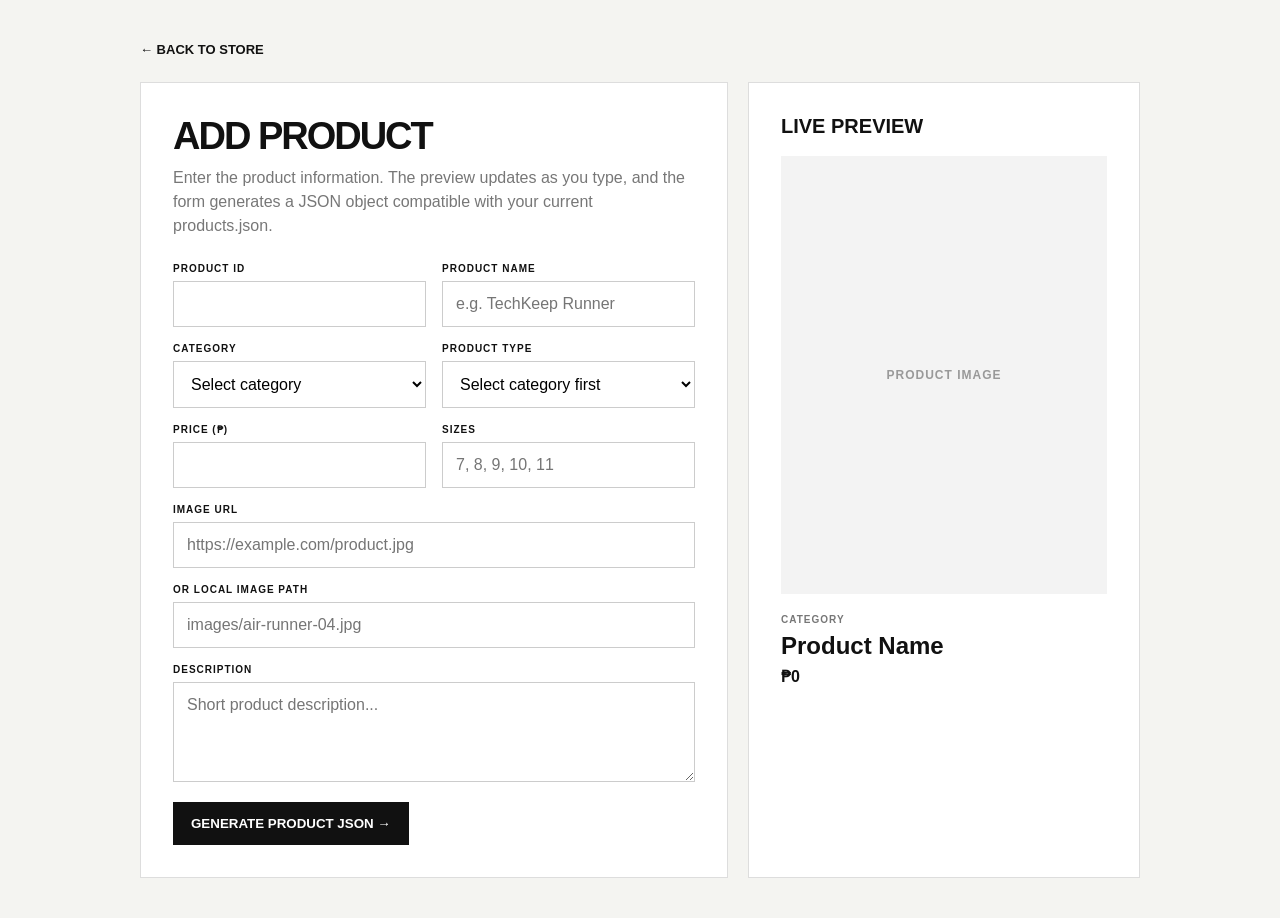
<file: old-shop/product-from.html>
<!DOCTYPE html>
<html lang="en">
<head>
<meta charset="UTF-8">
<meta name="viewport" content="width=device-width, initial-scale=1.0">
<title>TECHKEEP — Add Product</title>

<style>
*{box-sizing:border-box;margin:0;padding:0}

body{
    font-family:Arial,sans-serif;
    background:#f4f4f1;
    color:#111;
    padding:40px 20px
}

.wrap{
    max-width:1000px;
    margin:auto
}

.back{
    display:inline-block;
    margin-bottom:25px;
    color:#111;
    font-weight:bold;
    text-decoration:none;
    font-size:13px
}

.grid{
    display:grid;
    grid-template-columns:1.2fr .8fr;
    gap:20px
}

.card{
    background:#fff;
    border:1px solid #ddd;
    padding:32px
}

h1{
    font-size:38px;
    letter-spacing:-2px;
    margin-bottom:8px
}

h2{
    font-size:20px;
    margin-bottom:18px
}

.intro{
    color:#777;
    line-height:1.5;
    margin-bottom:25px
}

form{
    display:grid;
    grid-template-columns:1fr 1fr;
    gap:16px
}

.full{
    grid-column:1/-1
}

label{
    display:block;
    font-size:10px;
    font-weight:bold;
    letter-spacing:1px;
    margin-bottom:7px
}

input,select,textarea{
    width:100%;
    padding:13px;
    border:1px solid #ccc;
    background:#fff;
    font:inherit;
    outline:none
}

textarea{
    min-height:100px;
    resize:vertical
}

button{
    padding:14px 18px;
    border:0;
    background:#111;
    color:#fff;
    font-weight:bold;
    cursor:pointer
}

button:hover{
    background:#333
}

.preview-image{
    width:100%;
    height:438px;
    background:#f3f3f3;
    display:flex;
    align-items:center;
    justify-content:center;
    overflow:hidden;
    margin-bottom:20px;
}

.preview-image img{
    width:100%;
    height:100%;
    object-fit:contain;
    object-position:center;
    display:block;
}

.placeholder{
    font-size:12px;
    font-weight:bold;
    color:#999;
    letter-spacing:1px
}

.preview-category{
    font-size:10px;
    font-weight:bold;
    letter-spacing:1px;
    color:#777
}

.preview-name{
    font-size:24px;
    font-weight:bold;
    margin:7px 0
}

.preview-price{
    font-weight:bold
}

.output{
    margin-top:20px;
    display:none
}

pre{
    background:#111;
    color:#fff;
    padding:20px;
    overflow:auto;
    white-space:pre-wrap;
    line-height:1.5
}

.note{
    margin-top:12px;
    padding:13px;
    background:#efffb9;
    font-size:12px;
    line-height:1.5
}

@media(max-width:750px){
    .grid{
        grid-template-columns:1fr
    }

    form{
        grid-template-columns:1fr
    }

    .full{
        grid-column:auto
    }
}
</style>
</head>

<body>

<div class="wrap">

<a class="back" href="index.html">← BACK TO STORE</a>

<div class="grid">

<div class="card">

<h1>ADD PRODUCT</h1>

<p class="intro">
Enter the product information. The preview updates as you type, and the form generates a JSON object compatible with your current products.json.
</p>

<form id="productForm">

<div>
<label for="id">PRODUCT ID</label>
<input id="id" type="number" min="1" required>
</div>

<div>
<label for="name">PRODUCT NAME</label>
<input id="name" type="text" placeholder="e.g. TechKeep Runner" required>
</div>

<div>
<label for="category">CATEGORY</label>

<select id="category" required>
<option value="">Select category</option>
<option value="Shoes">Shoes</option>
<option value="Clothing">Clothing</option>
<option value="Accessories">Accessories</option>
</select>

</div>

<div>
<label for="type">PRODUCT TYPE</label>

<select id="type" required>
<option value="">Select category first</option>
</select>

</div>

<div>
<label for="price">PRICE (₱)</label>
<input id="price" type="number" min="0" required>
</div>

<div>
<label for="sizes">SIZES</label>
<input id="sizes" type="text" placeholder="7, 8, 9, 10, 11" required>
</div>

<div class="full">

<label for="image">IMAGE URL</label>

<input
id="image"
type="url"
placeholder="https://example.com/product.jpg"
>

</div>

<div class="full">

<label for="localImage">OR LOCAL IMAGE PATH</label>

<input
id="localImage"
type="text"
placeholder="images/air-runner-04.jpg"
>

</div>

<div class="full">

<label for="description">DESCRIPTION</label>

<textarea
id="description"
required
placeholder="Short product description..."
></textarea>

</div>

<div class="full">

<button type="submit">
GENERATE PRODUCT JSON →
</button>

</div>

</form>

</div>


<div class="card">

<h2>LIVE PREVIEW</h2>

<div class="preview-image" id="previewBox">
<span class="placeholder">PRODUCT IMAGE</span>
</div>

<div class="preview-category" id="previewCategory">
CATEGORY
</div>

<div class="preview-name" id="previewName">
Product Name
</div>

<div class="preview-price" id="previewPrice">
₱0
</div>

</div>

</div>


<div class="card output" id="output">

<h2>GENERATED JSON</h2>

<pre id="jsonOutput"></pre>

<div class="note">
Copy this object into your <strong>products.json</strong> array.
If it is not the last item, remember to keep a comma after the object.
</div>

</div>

</div>


<script>

const ids = [
    "id",
    "name",
    "category",
    "type",
    "price",
    "image",
    "localImage"
];

ids.forEach(id => {
    document.getElementById(id).addEventListener("input", updatePreview);
});


document.getElementById("description").addEventListener(
    "input",
    updatePreview
);


const categorySelect = document.getElementById("category");
const typeSelect = document.getElementById("type");


const productTypes = {

    Shoes: [
        "Sneakers",
        "Running Shoes",
        "Basketball Shoes",
        "Casual Shoes"
    ],

    Clothing: [
        "T-Shirt",
        "Hoodie",
        "Jacket",
        "Pants",
        "Shorts"
    ],

    Accessories: [
        "Cap",
        "Bag",
        "Socks",
        "Belt",
        "Wallet"
    ]

};


categorySelect.addEventListener("change", function() {

    const category = categorySelect.value;

    typeSelect.innerHTML = "";

    if (!category) {

        typeSelect.innerHTML =
            '<option value="">Select category first</option>';

        updatePreview();

        return;
    }

    typeSelect.innerHTML =
        '<option value="">Select type</option>';

    productTypes[category].forEach(function(type) {

        const option = document.createElement("option");

        option.value = type;
        option.textContent = type;

        typeSelect.appendChild(option);

    });

    updatePreview();

});


function getImage() {

    const url =
        document.getElementById("image").value.trim();

    const local =
        document.getElementById("localImage").value.trim();

    return url || local;

}


function updatePreview() {

    const image = getImage();

    const box =
        document.getElementById("previewBox");


    document.getElementById("previewCategory").textContent =
        document.getElementById("category").value || "CATEGORY";


    document.getElementById("previewName").textContent =
        document.getElementById("name").value || "Product Name";


    const price =
        Number(
            document.getElementById("price").value || 0
        );


    document.getElementById("previewPrice").textContent =
        "₱" + price.toLocaleString();


    if (image) {

        box.innerHTML = `
            <img
                src="${image}"
                alt="Product preview"
                onerror="this.style.display='none'; this.parentElement.innerHTML='<span class="placeholder">IMAGE COULD NOT LOAD</span>';"
            >
        `;

    } else {

        box.innerHTML =
            '<span class="placeholder">PRODUCT IMAGE</span>';

    }

}


document
.getElementById("productForm")
.addEventListener("submit", function(event) {

    event.preventDefault();


    const product = {

        id: Number(
            document.getElementById("id").value
        ),

        name:
            document.getElementById("name").value.trim(),

        category:
            document.getElementById("category").value,

        type:
            document.getElementById("type").value,

        price:
            Number(
                document.getElementById("price").value
            ),

        sizes:
            document
            .getElementById("sizes")
            .value
            .split(",")
            .map(s => s.trim())
            .filter(Boolean),

        description:
            document
            .getElementById("description")
            .value
            .trim(),

        image:
            getImage()

    };


    document.getElementById("jsonOutput").textContent =
        JSON.stringify(product, null, 4);


    document.getElementById("output").style.display =
        "block";

});

</script>

</body>
</html>
</file>
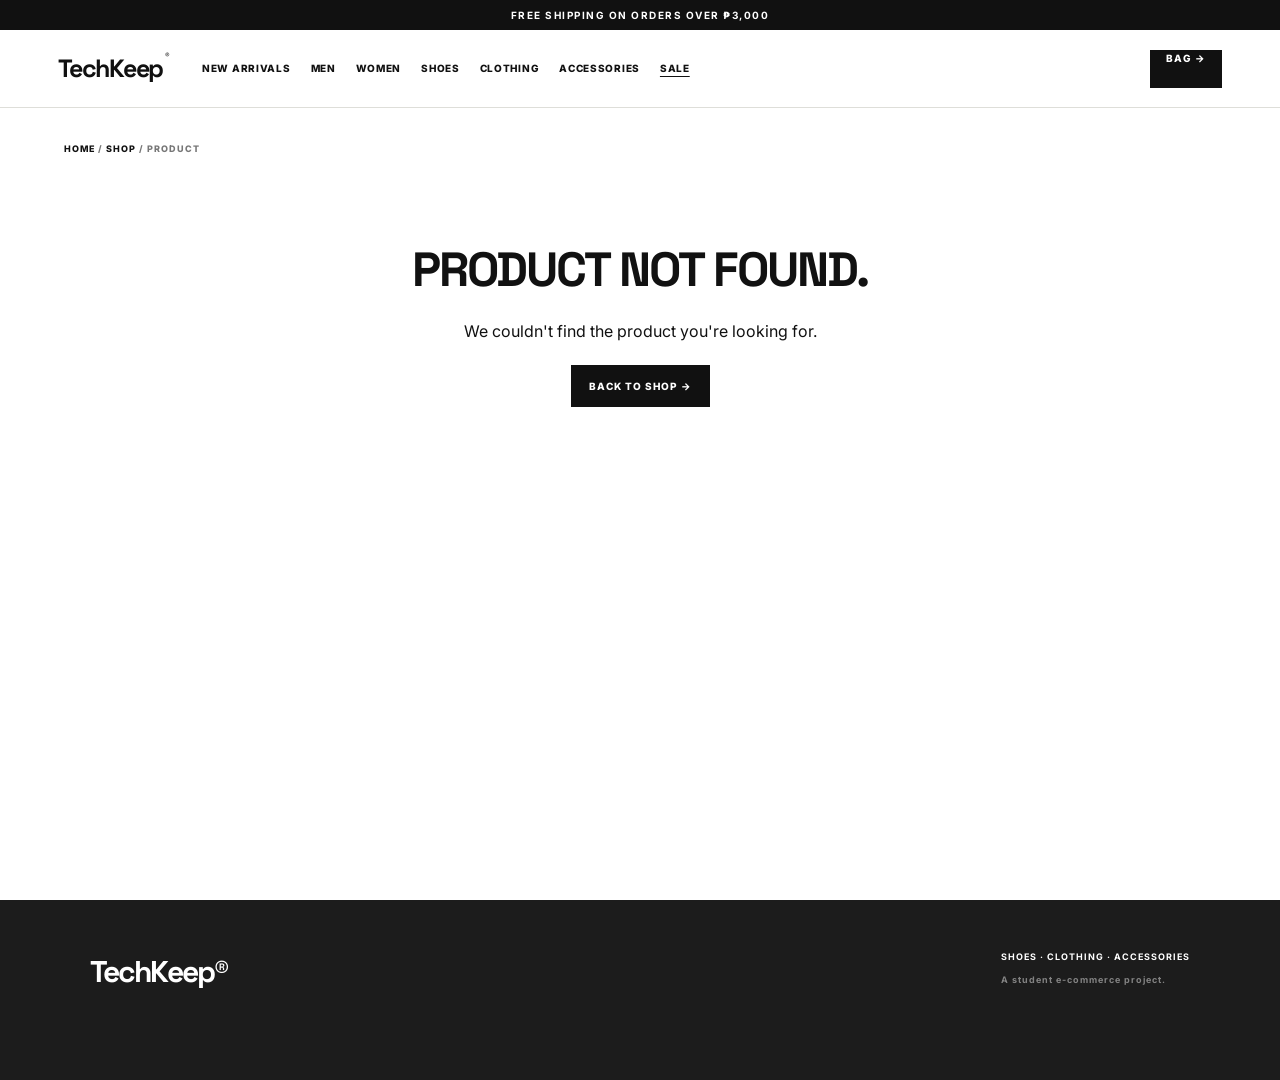
<file: old-shop/product.html>
<!DOCTYPE html>
<html lang="en">
<head>
    <meta charset="UTF-8">
    <meta name="viewport" content="width=device-width, initial-scale=1.0">
    <title>TechKeep — Product</title>
    <link rel="stylesheet" href="style.css">
    <style>
        .product-detail-page {
            min-height: calc(100vh - 108px);
            padding: 34px 5vw 80px;
        }

        .product-breadcrumb {
            max-width: 1320px;
            margin: 0 auto 28px;
            font-size: 9px;
            font-weight: 800;
            letter-spacing: 1px;
            color: #777;
        }

        .product-breadcrumb a {
            color: #111;
        }

        .product-detail {
            max-width: 1320px;
            margin: 0 auto;
            display: grid;
            grid-template-columns: minmax(0, 1.15fr) minmax(360px, .85fr);
            gap: 48px;
            align-items: start;
        }

        .detail-gallery {
            display: grid;
            grid-template-columns: 1fr;
            gap: 12px;
        }

        .detail-main-image {
            position: relative;
            min-height: 650px;
            background: #f1f1ee;
            overflow: hidden;
            display: flex;
            align-items: center;
            justify-content: center;
        }

        .detail-main-image img {
            width: 100%;
            height: 100%;
            min-height: 650px;
            object-fit: cover;
            display: block;
        }

        .detail-image-badge {
            position: absolute;
            top: 16px;
            left: 16px;
            padding: 8px 10px;
            background: #fff;
            font-size: 8px;
            font-weight: 800;
            letter-spacing: 1px;
        }

        .detail-placeholder {
            font-family: "Space Grotesk", sans-serif;
            font-size: 48px;
            font-weight: 800;
            color: #c8c8c3;
            letter-spacing: -2px;
        }

        .detail-info {
            position: sticky;
            top: 112px;
            padding: 8px 0 30px;
        }

        .detail-brandline {
            display: flex;
            justify-content: space-between;
            gap: 15px;
            align-items: center;
            margin-bottom: 14px;
            font-size: 9px;
            font-weight: 800;
            letter-spacing: 1px;
            color: #777;
        }

        .detail-brandline span:last-child {
            color: #111;
        }

        .detail-title {
            font-family: "Space Grotesk", sans-serif;
            font-size: clamp(38px, 5vw, 68px);
            line-height: .9;
            letter-spacing: -3px;
            margin-bottom: 18px;
        }

        .detail-price {
            font-size: 20px;
            font-weight: 800;
            margin-bottom: 30px;
        }

        .detail-description {
            max-width: 520px;
            color: #666;
            font-size: 13px;
            line-height: 1.7;
            padding-bottom: 28px;
            border-bottom: 1px solid #ddd;
        }

        .detail-section {
            padding: 23px 0;
            border-bottom: 1px solid #ddd;
        }

        .detail-label {
            display: flex;
            justify-content: space-between;
            align-items: center;
            margin-bottom: 13px;
            font-size: 9px;
            font-weight: 800;
            letter-spacing: 1px;
        }

        .size-grid {
            display: grid;
            grid-template-columns: repeat(5, 1fr);
            gap: 7px;
        }

        .size-button {
            min-height: 45px;
            border: 1px solid #ccc;
            background: #fff;
            font-size: 11px;
            font-weight: 700;
        }

        .size-button:hover,
        .size-button.selected {
            border-color: #111;
            background: #111;
            color: #fff;
        }

        .quantity-row {
            display: grid;
            grid-template-columns: 130px 1fr;
            gap: 10px;
        }

        .quantity-control {
            min-height: 54px;
            display: grid;
            grid-template-columns: 36px 1fr 36px;
            align-items: center;
            border: 1px solid #ccc;
        }

        .quantity-control button {
            height: 100%;
            border: 0;
            background: #fff;
            font-size: 18px;
        }

        .quantity-control span {
            text-align: center;
            font-weight: 800;
        }

        .detail-add {
            width: 100%;
            min-height: 58px;
            border: 0;
            background: #111;
            color: #fff;
            font-size: 11px;
            font-weight: 900;
            letter-spacing: 1.3px;
            transition: .2s ease;
        }

        .detail-add:hover {
            background: #333;
            transform: translateY(-1px);
        }

        .detail-message {
            min-height: 18px;
            margin-top: 10px;
            font-size: 10px;
            font-weight: 700;
            color: #777;
        }

        .detail-benefits {
            margin-top: 24px;
            padding: 18px;
            background: #f5f5f2;
        }

        .benefit {
            display: flex;
            gap: 12px;
            padding: 10px 0;
            font-size: 10px;
            font-weight: 700;
            border-bottom: 1px solid #ddd;
        }

        .benefit:last-child {
            border-bottom: 0;
        }

        .benefit strong {
            min-width: 88px;
        }

        .product-detail.hidden,
        .detail-error.hidden {
            display: none;
        }

        .detail-error {
            max-width: 900px;
            margin: 80px auto;
            text-align: center;
        }

        .detail-error h1 {
            font-family: "Space Grotesk", sans-serif;
            font-size: 48px;
            letter-spacing: -2px;
            margin-bottom: 15px;
        }

        .back-shop {
            display: inline-block;
            margin-top: 22px;
            padding: 14px 18px;
            background: #111;
            color: #fff;
            font-size: 10px;
            font-weight: 800;
            letter-spacing: 1px;
        }

        @media (max-width: 850px) {
            .product-detail {
                grid-template-columns: 1fr;
            }

            .detail-info {
                position: static;
            }

            .detail-main-image,
            .detail-main-image img {
                min-height: 480px;
            }
        }

        @media (max-width: 520px) {
            .product-detail-page {
                padding: 24px 16px 60px;
            }

            .detail-main-image,
            .detail-main-image img {
                min-height: 390px;
            }

            .quantity-row {
                grid-template-columns: 1fr;
            }

            .size-grid {
                grid-template-columns: repeat(4, 1fr);
            }
        }
    </style>
</head>

<body>
    <div class="top-bar">
        FREE SHIPPING ON ORDERS OVER ₱3,000
    </div>

    <header class="site-header">
        <a class="brand" href="index.html">TechKeep<span>®</span></a>

        <nav class="main-nav">
            <a href="index.html#products">NEW ARRIVALS</a>
            <a href="index.html#products">MEN</a>
            <a href="index.html#products">WOMEN</a>
            <a href="index.html#products">SHOES</a>
            <a href="index.html#products">CLOTHING</a>
            <a href="index.html#products">ACCESSORIES</a>
            <a class="sale-link" href="index.html#products">SALE</a>
        </nav>

        <div class="header-actions">
            <a class="cart-button" href="index.html#products">BAG <span>→</span></a>
        </div>
    </header>

    <main class="product-detail-page">
        <div class="product-breadcrumb">
            <a href="index.html">HOME</a>
            <span> / </span>
            <a href="index.html#products">SHOP</a>
            <span> / </span>
            <span id="breadcrumbProduct">PRODUCT</span>
        </div>

        <section id="productDetail" class="product-detail">
            <div class="detail-gallery">
                <div class="detail-main-image" id="detailImage">
                    <span class="detail-placeholder">PRODUCT</span>
                </div>
            </div>

            <div class="detail-info">
                <div class="detail-brandline">
                    <span id="detailCategory">CATEGORY</span>
                    <span id="detailType">TechKeep</span>
                </div>

                <h1 class="detail-title" id="detailName">Loading...</h1>
                <div class="detail-price" id="detailPrice">₱0</div>

                <p class="detail-description" id="detailDescription">
                    Loading product information...
                </p>

                <div class="detail-section">
                    <div class="detail-label">
                        <span>SELECT SIZE</span>
                        <span id="sizeHint">REQUIRED</span>
                    </div>
                    <div class="size-grid" id="sizeGrid"></div>
                </div>

                <div class="detail-section">
                    <div class="detail-label">
                        <span>QUANTITY</span>
                        <span>MAX 10</span>
                    </div>

                    <div class="quantity-row">
                        <div class="quantity-control">
                            <button type="button" id="minusButton">−</button>
                            <span id="quantity">1</span>
                            <button type="button" id="plusButton">+</button>
                        </div>

                        <button type="button" class="detail-add" id="addToBag">
                            ADD TO BAG →
                        </button>
                    </div>

                    <div class="detail-message" id="detailMessage"></div>
                </div>

                <div class="detail-benefits">
                    <div class="benefit">
                        <strong>DELIVERY</strong>
                        <span>Available for local delivery.</span>
                    </div>
                    <div class="benefit">
                        <strong>SHIPPING</strong>
                        <span>Free shipping on orders over ₱3,000.</span>
                    </div>
                    <div class="benefit">
                        <strong>QUALITY</strong>
                        <span>Everyday pieces selected for the TechKeep collection.</span>
                    </div>
                </div>
            </div>
        </section>

        <section id="errorState" class="detail-error">
            <h1>PRODUCT NOT FOUND.</h1>
            <p>We couldn't find the product you're looking for.</p>
            <a class="back-shop" href="index.html#products">BACK TO SHOP →</a>
        </section>
    </main>

    <footer>
        <div class="footer-brand">TechKeep®</div>
        <div>
            <p>SHOES · CLOTHING · ACCESSORIES</p>
            <p class="footer-muted">A student e-commerce project.</p>
        </div>
    </footer>

<script>
let selectedProduct = null;
let selectedSize = "";
let quantity = 1;

function getProductId() {
    const params = new URLSearchParams(window.location.search);
    return Number(params.get("id"));
}

function money(value) {
    return "₱" + Number(value).toLocaleString();
}

function showError() {
    document.getElementById("productDetail").style.display = "none";
    document.getElementById("errorState").style.display = "block";
}

function renderImage(product) {
    const box = document.getElementById("detailImage");
    const image = product.image || "";

    if (!image) {
        box.innerHTML = '<span class="detail-placeholder">PRODUCT</span>';
        return;
    }

    box.innerHTML = `
        <img
            src="${image}"
            alt="${product.name}"
            onerror="this.style.display='none'; this.parentElement.innerHTML='<span class=&quot;detail-placeholder&quot;>IMAGE UNAVAILABLE</span>';"
        >
        <span class="detail-image-badge">${product.category}</span>
    `;
}

function renderSizes(product) {
    const grid = document.getElementById("sizeGrid");
    grid.innerHTML = "";

    (product.sizes || []).forEach(size => {
        const button = document.createElement("button");
        button.type = "button";
        button.className = "size-button";
        button.textContent = size;

        button.addEventListener("click", () => {
            document.querySelectorAll(".size-button").forEach(item => {
                item.classList.remove("selected");
            });

            button.classList.add("selected");
            selectedSize = size;
            document.getElementById("sizeHint").textContent = "SIZE " + size;
        });

        grid.appendChild(button);
    });
}

function updateQuantity(change) {
    quantity += change;

    if (quantity < 1) quantity = 1;
    if (quantity > 10) quantity = 10;

    document.getElementById("quantity").textContent = quantity;
}

async function loadProduct() {
    try {
        const response = await fetch("products.json");

        if (!response.ok) {
            throw new Error("Unable to load products.");
        }

        const products = await response.json();
        const id = getProductId();

        selectedProduct = products.find(product => product.id === id);

        if (!selectedProduct) {
            showError();
            return;
        }

        document.title = `TechKeep — ${selectedProduct.name}`;

        document.getElementById("breadcrumbProduct").textContent =
            selectedProduct.name.toUpperCase();

        document.getElementById("detailCategory").textContent =
            selectedProduct.category.toUpperCase();

        document.getElementById("detailType").textContent =
            selectedProduct.type.toUpperCase();

        document.getElementById("detailName").textContent =
            selectedProduct.name;

        document.getElementById("detailPrice").textContent =
            money(selectedProduct.price);

        document.getElementById("detailDescription").textContent =
            selectedProduct.description;

        renderImage(selectedProduct);
        renderSizes(selectedProduct);

        if (!selectedProduct.sizes || selectedProduct.sizes.length === 0) {
            document.getElementById("sizeHint").textContent = "ONE SIZE";
        }
    } catch (error) {
        console.error(error);
        showError();
    }
}

document.getElementById("minusButton")
    .addEventListener("click", () => updateQuantity(-1));

document.getElementById("plusButton")
    .addEventListener("click", () => updateQuantity(1));

document.getElementById("addToBag")
    .addEventListener("click", () => {
        if (!selectedProduct) return;

        const needsSize =
            selectedProduct.sizes &&
            selectedProduct.sizes.length > 0;

        if (needsSize && !selectedSize) {
            document.getElementById("detailMessage").textContent =
                "Please select a size first.";
            return;
        }

        /*
         * Send the selection back to the existing cart flow.
         * This does not replace the Cart class or its methods.
         */
        sessionStorage.setItem(
            "threadlinePendingCart",
            JSON.stringify({
                productId: selectedProduct.id,
                quantity: quantity,
                size: selectedSize
            })
        );

        window.location.href = "index.html?openCart=1";
    });

loadProduct();
</script>
</body>
</html>
</file>
<file: old-shop/style.css>
@import url('https://fonts.googleapis.com/css2?family=Inter:wght@400;500;600;700;800;900&family=Space+Grotesk:wght@500;600;700&display=swap');

:root {
    --black: #111111;
    --white: #ffffff;
    --soft: #f5f5f2;
    --line: #deded9;
    --muted: #777771;
    --accent: #d7ff3f;
}

* {
    box-sizing: border-box;
    margin: 0;
    padding: 0;
}

html {
    scroll-behavior: smooth;
}

body {
    font-family: "Inter", Arial, sans-serif;
    background: var(--white);
    color: var(--black);
    line-height: 1.45;
}

button,
input,
select,
textarea {
    font: inherit;
}

button,
a {
    -webkit-tap-highlight-color: transparent;
}

button,
a {
    cursor: pointer;
}

a {
    color: inherit;
    text-decoration: none;
}

.top-bar {
    min-height: 30px;
    display: flex;
    align-items: center;
    justify-content: center;
    background: var(--black);
    color: var(--white);
    font-size: 10px;
    font-weight: 700;
    letter-spacing: 1.5px;
}

.site-header {
    position: sticky;
    top: 0;
    z-index: 20;
    min-height: 78px;
    padding: 0 4.5vw;
    display: flex;
    align-items: center;
    gap: 34px;
    background: rgba(255,255,255,.96);
    border-bottom: 1px solid var(--line);
    -webkit-backdrop-filter: blur(12px);
    backdrop-filter: blur(12px);
}

.brand {
    font-family: "Space Grotesk", sans-serif;
    font-size: 25px;
    font-weight: 800;
    letter-spacing: -1.5px;
    white-space: nowrap;
}

.brand span {
    font-size: 9px;
    vertical-align: top;
    margin-left: 2px;
}

.main-nav {
    display: flex;
    align-items: center;
    gap: 20px;
    flex: 1;
}

.main-nav a {
    font-size: 10px;
    font-weight: 800;
    letter-spacing: .7px;
    white-space: nowrap;
    transition: opacity .2s ease;
}

.main-nav a:hover {
    opacity: .5;
}

.main-nav .sale-link {
    text-decoration: underline;
    text-underline-offset: 4px;
}

.header-actions {
    display: flex;
    align-items: center;
    gap: 10px;
}

.header-search {
    height: 38px;
    min-width: 205px;
    padding: 0 12px;
    display: flex;
    align-items: center;
    gap: 8px;
    border: 1px solid var(--line);
    background: var(--soft);
}

.header-search span {
    font-size: 20px;
    line-height: 1;
}

.header-search input {
    width: 100%;
    border: 0;
    outline: 0;
    background: transparent;
    font-size: 11px;
}

.cart-button {
    height: 38px;
    padding: 0 15px;
    border: 1px solid var(--black);
    background: var(--black);
    color: var(--white);
    font-size: 10px;
    font-weight: 800;
    letter-spacing: 1px;
}

.cart-button:hover,
.primary:hover,
.add-button:hover {
    background: #333;
}

.hero {
    min-height: 590px;
    padding: 72px 7vw 66px;
    display: grid;
    grid-template-columns: 1fr 1fr;
    gap: 50px;
    overflow: hidden;
    background: var(--soft);
}

.hero-copy {
    align-self: center;
    max-width: 620px;
}

.eyebrow {
    margin-bottom: 14px;
    font-size: 10px;
    font-weight: 800;
    letter-spacing: 1.8px;
}

.hero h1 {
    font-family: "Space Grotesk", sans-serif;
    font-size: clamp(55px, 7vw, 105px);
    line-height: .86;
    letter-spacing: -6px;
    margin-bottom: 28px;
}

.hero h1 em {
    font-style: normal;
    font-weight: 500;
}

.hero-text {
    max-width: 410px;
    color: var(--muted);
    font-size: 14px;
    margin-bottom: 28px;
}

.hero-button {
    display: inline-flex;
    align-items: center;
    gap: 24px;
    padding: 15px 18px;
    background: var(--black);
    color: var(--white);
    font-size: 10px;
    font-weight: 800;
    letter-spacing: 1px;
}

.hero-button:hover {
    background: #333;
}

.hero-visual {
    position: relative;
    min-height: 430px;
    display: flex;
    align-items: center;
    justify-content: center;
}

.hero-shape {
    position: absolute;
    display: flex;
    align-items: center;
    justify-content: center;
    font-family: "Space Grotesk", sans-serif;
    font-size: clamp(30px, 4vw, 58px);
    font-weight: 800;
    letter-spacing: -3px;
}

.shape-one {
    width: 78%;
    height: 70%;
    right: 3%;
    top: 7%;
    transform: rotate(-7deg);
    background: var(--black);
    color: var(--white);
}

.shape-two {
    width: 60%;
    height: 48%;
    left: 4%;
    bottom: 7%;
    transform: rotate(7deg);
    background: var(--accent);
    color: var(--black);
    mix-blend-mode: multiply;
}

.hero-caption {
    position: absolute;
    right: 3%;
    bottom: 0;
    font-size: 9px;
    font-weight: 800;
    letter-spacing: 1.5px;
}

.category-strip {
    display: grid;
    grid-template-columns: repeat(3, 1fr);
    border-bottom: 1px solid var(--black);
}

.category-strip a {
    min-height: 128px;
    padding: 20px 25px;
    display: grid;
    grid-template-columns: auto 1fr auto;
    grid-template-rows: 1fr auto;
    column-gap: 15px;
    border-right: 1px solid var(--black);
    transition: background .2s ease, color .2s ease;
}

.category-strip a:last-child {
    border-right: 0;
}

.category-strip a:hover {
    background: var(--black);
    color: var(--white);
}

.category-number {
    grid-row: span 2;
    font-size: 10px;
    font-weight: 800;
}

.category-strip strong {
    align-self: center;
    font-family: "Space Grotesk", sans-serif;
    font-size: 23px;
    letter-spacing: -1px;
}

.category-strip small {
    grid-column: 2;
    font-size: 8px;
    font-weight: 700;
    letter-spacing: 1px;
    opacity: .55;
}

.category-arrow {
    grid-row: span 2;
    align-self: center;
    font-size: 24px;
}

.shop-section {
    width: min(1400px, 91vw);
    margin: 0 auto;
    padding: 78px 0 95px;
}

.section-heading {
    display: flex;
    align-items: end;
    justify-content: space-between;
    gap: 30px;
    margin-bottom: 32px;
}

.section-heading h2 {
    font-family: "Space Grotesk", sans-serif;
    font-size: clamp(32px, 4vw, 55px);
    line-height: .95;
    letter-spacing: -2.5px;
}

.section-note {
    font-size: 9px;
    font-weight: 800;
    letter-spacing: 1.2px;
    color: var(--muted);
}

.shop-controls {
    display: flex;
    align-items: center;
    justify-content: space-between;
    gap: 20px;
    margin-bottom: 28px;
    padding-bottom: 15px;
    border-bottom: 1px solid var(--line);
}

.filter-pills {
    display: flex;
    gap: 6px;
}

.filter-label {
    border: 1px solid var(--line);
    background: var(--white);
    padding: 8px 13px;
    font-size: 9px;
    font-weight: 800;
    letter-spacing: .8px;
}

.filter-label:hover {
    background: var(--black);
    color: var(--white);
    border-color: var(--black);
}

.category-filter {
    padding: 9px 30px 9px 12px;
    border: 1px solid var(--black);
    background: var(--white);
    font-size: 10px;
    font-weight: 700;
    outline: 0;
}

.loading {
    margin: 35px 0;
    color: var(--muted);
    font-size: 12px;
}

.products {
    display: grid;
    grid-template-columns: repeat(4, minmax(0, 1fr));
    gap: 14px;
}

.product-card {
    cursor: pointer;
    position: relative;
    min-width: 0;
    padding-bottom: 18px;
    background: var(--white);
}

.product-card:hover .product-image {
    transform: translateY(-4px);
}

.product-image {
    position: relative;
    height: 360px;
    margin-bottom: 15px;
    overflow: hidden;
    display: flex;
    align-items: center;
    justify-content: center;
    background: #f0f0ed;
    transition: transform .25s ease;
}

.product-image img {
    width: 100%;
    height: 100%;
    display: block;
    object-fit: cover;
    object-position: center;
    transition: transform .35s ease;
}

.product-card:hover .product-image img {
    transform: scale(1.035);
}

.image-placeholder {
    font-family: "Space Grotesk", sans-serif;
    font-size: 42px;
    font-weight: 800;
    letter-spacing: -2px;
    color: #c5c5bf;
}

.image-fallback {
    background: #eeeeea;
}

.image-fallback::after {
    content: "IMAGE UNAVAILABLE";
    position: absolute;
    font-size: 9px;
    font-weight: 800;
    letter-spacing: 1px;
    color: #777;
}

.image-badge {
    position: absolute;
    left: 10px;
    top: 10px;
    z-index: 2;
    padding: 7px 9px;
    background: #fff;
    color: #111;
    font-size: 8px;
    font-weight: 800;
    letter-spacing: 1px;
}


.category {
    display: block;
    margin-bottom: 6px;
    color: var(--muted);
    font-size: 9px;
    font-weight: 800;
    letter-spacing: 1px;
    text-transform: uppercase;
}

.product-card h3 {
    min-height: 22px;
    margin-bottom: 7px;
    font-family: "Space Grotesk", sans-serif;
    font-size: 16px;
    line-height: 1.15;
}

.product-card > p:not(.price) {
    min-height: 39px;
    margin-bottom: 10px;
    color: var(--muted);
    font-size: 11px;
    line-height: 1.45;
}

.price {
    margin-bottom: 12px;
    font-size: 14px;
    font-weight: 800;
}

.add-button,
.primary {
    width: 100%;
    border: 0;
    padding: 13px 15px;
    background: var(--black);
    color: var(--white);
    font-size: 10px;
    font-weight: 800;
    letter-spacing: 1px;
}

.promo-banner {
    width: 100%;
    min-height: 270px;
    padding: 55px 7vw;
    display: flex;
    align-items: end;
    justify-content: space-between;
    gap: 30px;
    background: var(--black);
    color: var(--white);
}

.promo-banner h2 {
    font-family: "Space Grotesk", sans-serif;
    font-size: clamp(32px, 5vw, 67px);
    line-height: .92;
    letter-spacing: -3px;
}

.promo-banner a {
    padding-bottom: 4px;
    border-bottom: 1px solid var(--white);
    font-size: 10px;
    font-weight: 800;
    letter-spacing: 1px;
}

footer {
    min-height: 180px;
    padding: 50px 7vw;
    display: flex;
    align-items: start;
    justify-content: space-between;
    gap: 30px;
    background: #1c1c1c;
    color: var(--white);
}

.footer-brand {
    font-family: "Space Grotesk", sans-serif;
    font-size: 30px;
    font-weight: 800;
    letter-spacing: -2px;
}

footer p {
    font-size: 9px;
    font-weight: 700;
    letter-spacing: 1px;
}

.footer-muted {
    margin-top: 10px;
    opacity: .45;
}

.modal {
    position: fixed;
    z-index: 100;
    inset: 0;
    padding: 20px;
    display: flex;
    align-items: center;
    justify-content: center;
    background: rgba(0,0,0,.62);
}

.modal-content {
    position: relative;
    width: min(520px, 100%);
    max-height: 86vh;
    overflow-y: auto;
    padding: 36px;
    background: var(--white);
}

.modal-content h2 {
    margin-bottom: 28px;
    font-family: "Space Grotesk", sans-serif;
    font-size: 37px;
    letter-spacing: -2px;
}

.hidden {
    display: none;
}

.close {
    position: absolute;
    top: 13px;
    right: 15px;
    border: 0;
    background: transparent;
    font-size: 28px;
    line-height: 1;
}

.cart-item {
    padding: 16px 0;
    display: flex;
    align-items: center;
    justify-content: space-between;
    gap: 15px;
    border-bottom: 1px solid var(--line);
}

.cart-item strong {
    font-size: 12px;
}

.cart-item div:first-child {
    font-size: 11px;
    line-height: 1.8;
}

.quantity {
    display: flex;
    align-items: center;
    gap: 10px;
    font-weight: 800;
}

.quantity button {
    width: 30px;
    height: 30px;
    padding: 0;
    border: 1px solid var(--black);
    background: var(--white);
    font-size: 17px;
}

.cart-summary {
    padding: 25px 0;
    display: flex;
    align-items: center;
    justify-content: space-between;
    font-size: 11px;
    font-weight: 800;
    letter-spacing: 1px;
}

.cart-summary strong {
    font-size: 20px;
    letter-spacing: 0;
}

form {
    display: flex;
    flex-direction: column;
    gap: 7px;
}

form label {
    margin-top: 8px;
    font-size: 9px;
    font-weight: 800;
    letter-spacing: 1px;
}

form input,
form textarea,
form select {
    width: 100%;
    padding: 13px;
    border: 1px solid #cfcfca;
    border-radius: 0;
    background: var(--white);
    outline: 0;
    font-size: 12px;
}

form input:focus,
form textarea:focus,
form select:focus {
    border-color: var(--black);
}

form textarea {
    height: 95px;
    resize: vertical;
}

form .primary {
    margin-top: 14px;
}

@media (max-width: 1100px) {
    .site-header {
        gap: 20px;
    }

    .main-nav {
        gap: 12px;
    }

    .main-nav a:nth-child(2),
    .main-nav a:nth-child(3) {
        display: none;
    }

    .header-search {
        min-width: 155px;
    }

    .products {
        grid-template-columns: repeat(3, minmax(0, 1fr));
    }
}

@media (max-width: 800px) {
    .site-header {
        min-height: 70px;
        flex-wrap: wrap;
        padding: 14px 5vw;
    }

    .main-nav {
        order: 3;
        width: 100%;
        overflow-x: auto;
        padding-bottom: 2px;
    }

    .main-nav a {
        font-size: 9px;
    }

    .header-actions {
        margin-left: auto;
    }

    .header-search {
        min-width: 145px;
    }

    .hero {
        grid-template-columns: 1fr;
        padding: 55px 7vw;
    }

    .hero-visual {
        min-height: 300px;
    }

    .category-strip {
        grid-template-columns: 1fr;
    }

    .category-strip a {
        border-right: 0;
        border-bottom: 1px solid var(--black);
    }

    .products {
        grid-template-columns: repeat(2, minmax(0, 1fr));
    }

    .product-image {
        height: 300px;
    }
}

@media (max-width: 560px) {
    .top-bar {
        font-size: 8px;
    }

    .brand {
        font-size: 21px;
    }

    .header-actions {
        width: 100%;
    }

    .header-search {
        flex: 1;
    }

    .cart-button {
        flex-shrink: 0;
    }

    .hero h1 {
        letter-spacing: -3px;
    }

    .hero-visual {
        min-height: 240px;
    }

    .section-heading,
    .shop-controls,
    .promo-banner,
    footer {
        align-items: flex-start;
        flex-direction: column;
    }

    .filter-pills {
        width: 100%;
        overflow-x: auto;
    }

    .category-filter {
        width: 100%;
    }

    .products {
        grid-template-columns: 1fr 1fr;
        gap: 12px 8px;
    }

    .product-image {
        height: 205px;
        font-size: 60px;
    }

    .product-card h3 {
        font-size: 14px;
    }

    .product-card > p:not(.price) {
        font-size: 10px;
        min-height: 45px;
    }

    .modal-content {
        padding: 28px 20px;
    }
}

.product-card:focus-visible {
    outline: 2px solid var(--black);
    outline-offset: 3px;
}

.remove-cart-item {
    display: inline-flex;
    align-items: center;
    justify-content: center;
    box-sizing: border-box;
    width: auto;
    min-width: 80px;
    height: 40px;
    padding: 0 12px;
    border: 1px solid #111;
    background: #fff;
    color: #111;
    font-size: 12px;
    font-weight: 700;
    white-space: nowrap;
    overflow: hidden;
    flex-shrink: 0;
    cursor: pointer;
}

.remove-cart-item:hover {
    background: #111;
    color: #fff;
}

.account-button {
    display: inline-flex;
    align-items: center;
    justify-content: center;
    height: 42px;
    padding: 0 16px;
    border: 1px solid #111;
    background: #fff;
    color: #111;
    text-decoration: none;
    font-size: 11px;
    font-weight: 800;
    letter-spacing: 0.8px;
    box-sizing: border-box;
    transition: 0.2s ease;
}

.account-button:hover {
    background: #111;
    color: #fff;
}
</file>
